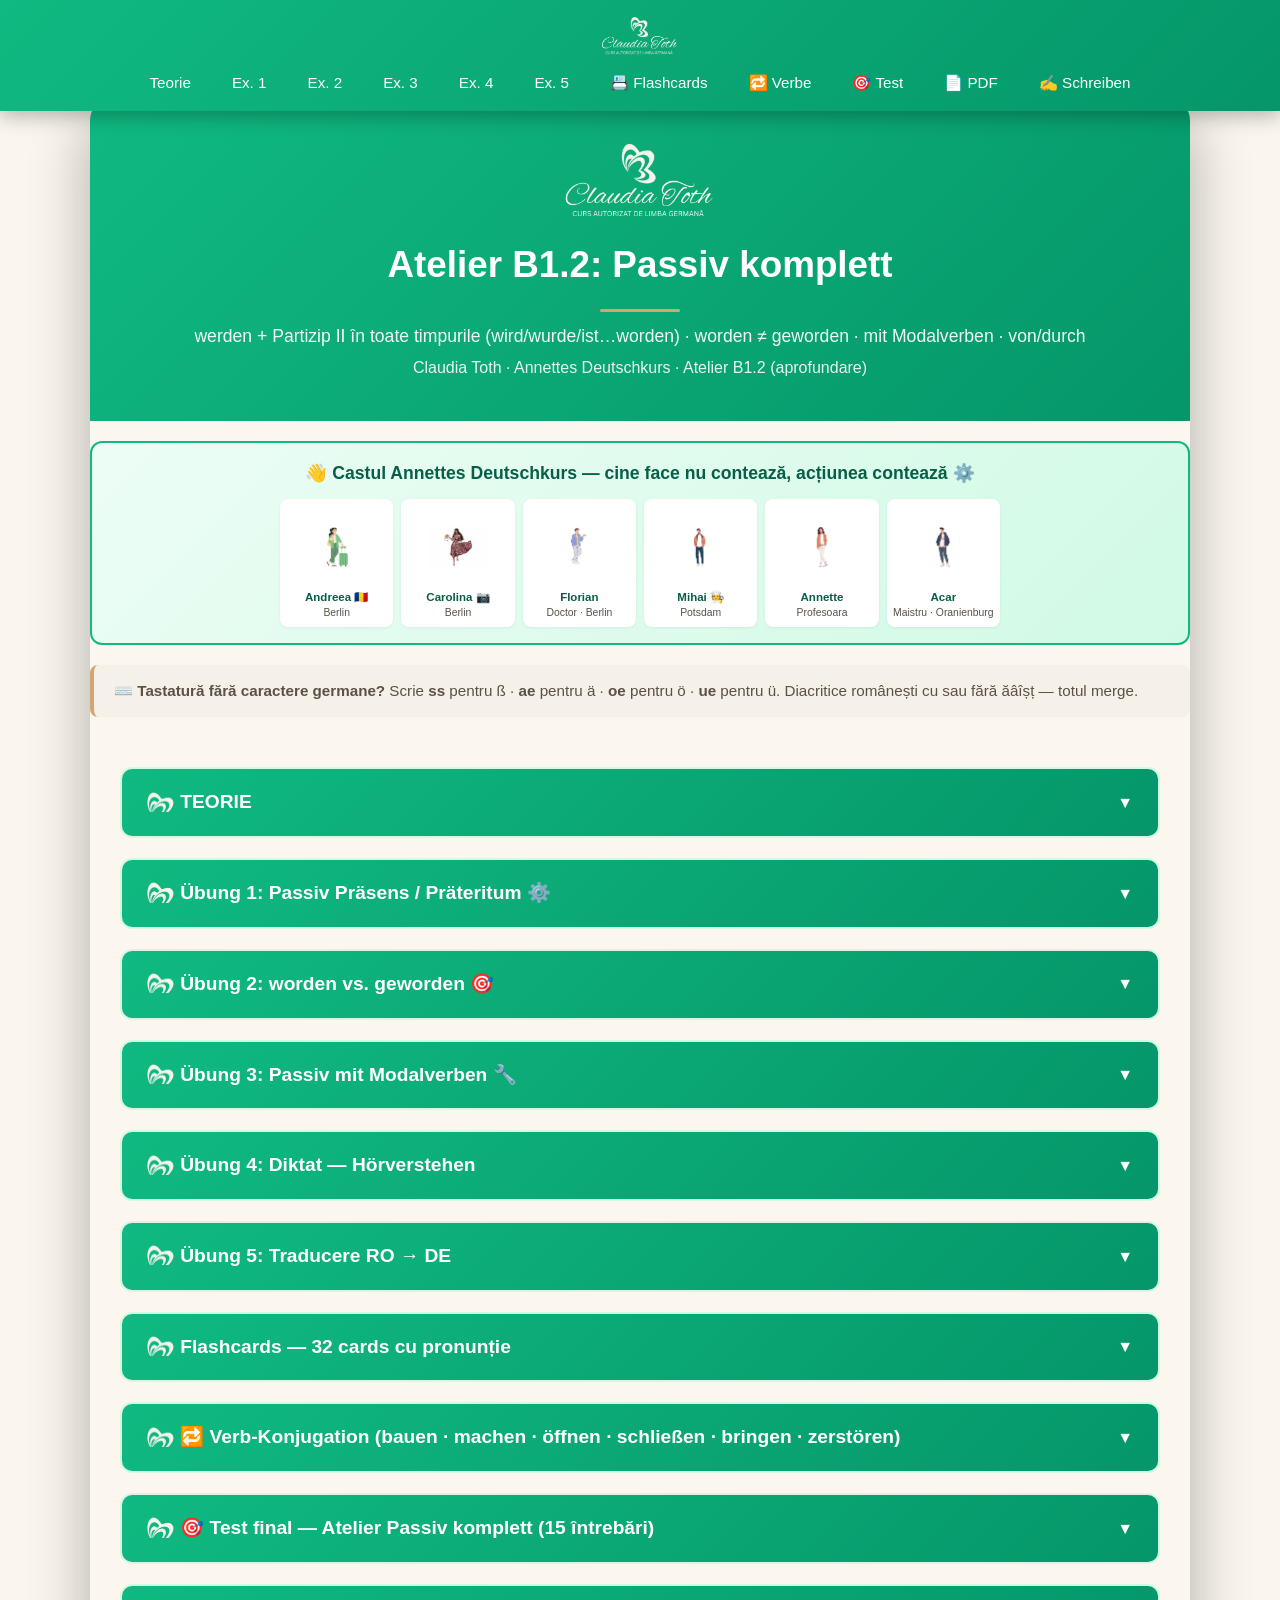
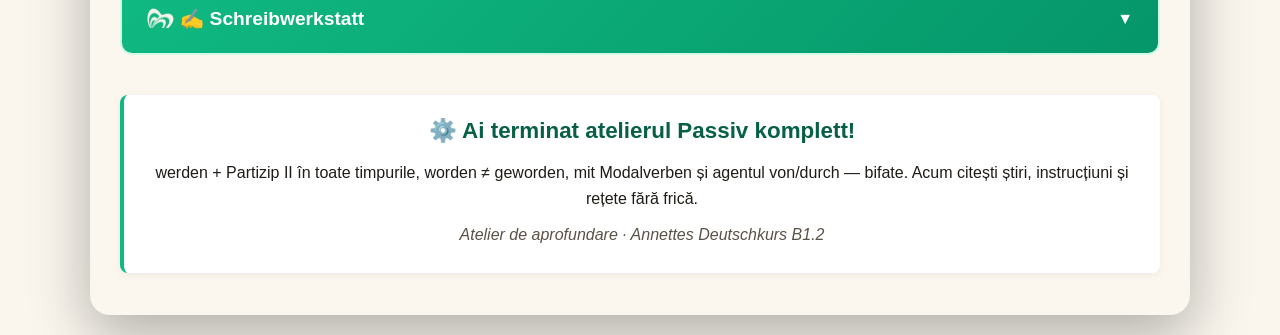
<file: index.html>
<!DOCTYPE html>
<html lang="ro">
<head>
    <meta charset="UTF-8">
    <meta name="robots" content="noindex, nofollow">
    <meta name="viewport" content="width=device-width, initial-scale=1.0">
    <title>Atelier B1.2: Passiv komplett — werden + Partizip II în toate timpurile, worden, Modalverben · Annettes Deutschkurs</title>
    <meta property="og:title" content="Atelier B1.2: Passiv komplett · Claudia Toth">
    <meta property="og:description" content="Atelier B1.2 — Passivul dus la capăt: werden + Partizip II în Präsens/Präteritum/Perfekt (ist…worden)/Futur + mit Modalverben (muss gemacht werden) + worden ≠ geworden + agent von/durch · Claudia Toth · Annettes Deutschkurs">
    <meta property="og:type" content="website">
    <meta property="og:locale" content="ro_RO">
    <meta name="description" content="Atelier B1.2 — Passiv komplett (toate timpurile, worden, Modalverben, von/durch) · Claudia Toth">
    <link rel="stylesheet" href="styles.css">
</head>
<body>
    <nav class="navbar">
        <a href="#top" class="navbar-logo"><img src="images/logo-cream.png" alt="Claudia Toth — Curs autorizat de limba germană" class="navbar-logo-img"></a>
        <ul class="navbar-menu">
            <li><a href="#teorie" onclick="openSection(0)">Teorie</a></li>
            <li><a href="#ex1" onclick="openSection(1)">Ex. 1</a></li>
            <li><a href="#ex2" onclick="openSection(2)">Ex. 2</a></li>
            <li><a href="#ex3" onclick="openSection(3)">Ex. 3</a></li>
            <li><a href="#ex4" onclick="openSection(4)">Ex. 4</a></li>
            <li><a href="#ex5" onclick="openSection(5)">Ex. 5</a></li>
            <li><a href="#flashcards" onclick="openSection(6)">📇 Flashcards</a></li>
            <li><a href="#verbe" onclick="openSection(7)">🔁 Verbe</a></li>
            <li><a href="#final-test" onclick="openSection(8)">🎯 Test</a></li>
            <li><a href="passiv.pdf" download>📄 PDF</a></li>
            <li><a href="#schreibwerkstatt" onclick="openSection(9)">✍️ Schreiben</a></li>
        </ul>
    </nav>

    <div class="container" id="top">
        <div class="header">
            <img src="images/logo-cream.png" alt="Claudia Toth — Curs autorizat de limba germană" class="header-logo">
            <h1>Atelier B1.2: Passiv komplett</h1>
            <p class="subtitle">werden + Partizip II în toate timpurile (wird/wurde/ist…worden) · worden ≠ geworden · mit Modalverben · von/durch</p>
            <p>Claudia Toth · Annettes Deutschkurs · Atelier B1.2 (aprofundare)</p>
        </div>

        <div class="cast-banner">
            <h4>👋 Castul Annettes Deutschkurs — cine face nu contează, acțiunea contează ⚙️</h4>
            <div class="cast-grid">
                <div class="cast-card"><img src="images/andreea.png" alt="Andreea"><div class="name">Andreea 🇷🇴</div><div class="detail">Berlin</div></div>
                <div class="cast-card"><img src="images/carolina.png" alt="Carolina"><div class="name">Carolina 📷</div><div class="detail">Berlin</div></div>
                <div class="cast-card"><img src="images/florian.png" alt="Florian"><div class="name">Florian</div><div class="detail">Doctor · Berlin</div></div>
                <div class="cast-card"><img src="images/mihai.png" alt="Mihai"><div class="name">Mihai 🧑‍🍳</div><div class="detail">Potsdam</div></div>
                <div class="cast-card"><img src="images/annette.png" alt="Annette"><div class="name">Annette</div><div class="detail">Profesoara</div></div>
                <div class="cast-card"><img src="images/acar.png" alt="Acar"><div class="name">Acar</div><div class="detail">Maistru · Oranienburg</div></div>
            </div>
        </div>

        <div style="background:#F5F0E8; border-left:4px solid #D4A574; padding:14px 20px; margin:20px 0; border-radius:8px;">
            <p style="margin:0; color:#5A5147; font-size:0.95rem;">⌨️ <strong>Tastatură fără caractere germane?</strong> Scrie <strong>ss</strong> pentru ß · <strong>ae</strong> pentru ä · <strong>oe</strong> pentru ö · <strong>ue</strong> pentru ü. Diacritice românești cu sau fără ăâîșț — totul merge.</p>
        </div>

        <div class="content">
            <div class="section" id="teorie">
                <div class="section-header" onclick="toggleMainSection(0)"><h3><img src="images/butterfly-crem.png" class="bf-bullet" alt="">TEORIE</h3><span class="arrow">▼</span></div>
                <div class="section-content" id="main-section-0"><div id="theory-container"></div></div>
            </div>

            <div class="section" id="ex1">
                <div class="section-header" onclick="toggleMainSection(1)"><h3><img src="images/butterfly-crem.png" class="bf-bullet" alt="">Übung 1: Passiv Präsens / Präteritum ⚙️</h3><span class="arrow">▼</span></div>
                <div class="section-content" id="main-section-1">
                    <div id="ex1-container"></div>
                    <div class="btn-container">
                        <button class="btn btn-check" onclick="checkExercise(1)">✓ Verifica</button>
                        <button class="btn btn-reset" onclick="resetExercise(1)">↻ Reseteaza</button>
                    </div>
                    <div class="score" id="score-1"></div>
                </div>
            </div>
            <div class="section" id="ex2">
                <div class="section-header" onclick="toggleMainSection(2)"><h3><img src="images/butterfly-crem.png" class="bf-bullet" alt="">Übung 2: worden vs. geworden 🎯</h3><span class="arrow">▼</span></div>
                <div class="section-content" id="main-section-2">
                    <div id="ex2-container"></div>
                    <div class="btn-container">
                        <button class="btn btn-check" onclick="checkExercise(2)">✓ Verifica</button>
                        <button class="btn btn-reset" onclick="resetExercise(2)">↻ Reseteaza</button>
                    </div>
                    <div class="score" id="score-2"></div>
                </div>
            </div>
            <div class="section" id="ex3">
                <div class="section-header" onclick="toggleMainSection(3)"><h3><img src="images/butterfly-crem.png" class="bf-bullet" alt="">Übung 3: Passiv mit Modalverben 🔧</h3><span class="arrow">▼</span></div>
                <div class="section-content" id="main-section-3">
                    <div id="ex3-container"></div>
                    <div class="btn-container">
                        <button class="btn btn-check" onclick="checkExercise(3)">✓ Verifica</button>
                        <button class="btn btn-reset" onclick="resetExercise(3)">↻ Reseteaza</button>
                    </div>
                    <div class="score" id="score-3"></div>
                </div>
            </div>
            <div class="section" id="ex4">
                <div class="section-header" onclick="toggleMainSection(4)"><h3><img src="images/butterfly-crem.png" class="bf-bullet" alt="">Übung 4: Diktat — Hörverstehen</h3><span class="arrow">▼</span></div>
                <div class="section-content" id="main-section-4">
                    <div id="ex4-container"></div>
                    <div class="btn-container">
                        <button class="btn btn-check" onclick="checkExercise(4)">✓ Verifica</button>
                        <button class="btn btn-reset" onclick="resetExercise(4)">↻ Reseteaza</button>
                    </div>
                    <div class="score" id="score-4"></div>
                </div>
            </div>
            <div class="section" id="ex5">
                <div class="section-header" onclick="toggleMainSection(5)"><h3><img src="images/butterfly-crem.png" class="bf-bullet" alt="">Übung 5: Traducere RO → DE</h3><span class="arrow">▼</span></div>
                <div class="section-content" id="main-section-5">
                    <div id="ex5-container"></div>
                    <div class="btn-container">
                        <button class="btn btn-check" onclick="checkExercise(5)">✓ Verifica</button>
                        <button class="btn btn-reset" onclick="resetExercise(5)">↻ Reseteaza</button>
                    </div>
                    <div class="score" id="score-5"></div>
                </div>
            </div>

            <div class="section" id="flashcards">
                <div class="section-header" onclick="toggleMainSection(6)"><h3><img src="images/butterfly-crem.png" class="bf-bullet" alt="">Flashcards — 32 cards cu pronunție</h3><span class="arrow">▼</span></div>
                <div class="section-content" id="main-section-6"><div id="flashcards-container"></div></div>
            </div>

            <div class="section" id="verbe">
                <div class="section-header" onclick="toggleMainSection(7)"><h3><img src="images/butterfly-crem.png" class="bf-bullet" alt="">🔁 Verb-Konjugation (bauen · machen · öffnen · schließen · bringen · zerstören)</h3><span class="arrow">▼</span></div>
                <div class="section-content" id="main-section-7"><div id="verbs-container"></div></div>
            </div>

            <div class="section" id="final-test">
                <div class="section-header" onclick="toggleMainSection(8)"><h3><img src="images/butterfly-crem.png" class="bf-bullet" alt="">🎯 Test final — Atelier Passiv komplett (15 întrebări)</h3><span class="arrow">▼</span></div>
                <div class="section-content" id="main-section-8"><div id="final-test-container"></div></div>
            </div>

            <div class="section" id="schreibwerkstatt">
                <div class="section-header" onclick="toggleMainSection(9)">
                    <h3><img src="images/butterfly-crem.png" class="bf-bullet" alt="">✍️ Schreibwerkstatt</h3>
                    <span class="arrow">▼</span>
                </div>
                <div class="section-content" id="main-section-9">
                    <div class="theory-box" style="background:linear-gradient(135deg,#ecfdf5 0%,#d1fae5 100%); border-left:4px solid #10B981;">
                        <h4 style="color:#065f46;">✍️ Tema ta de scriere — ce se construiește / se schimbă în orașul tău</h4>
                        <p>Scrie <strong>5–7 propoziții</strong> despre ce se face, se construiește sau se repară în orașul tău — folosind Passivul.</p>
                        <p style="margin-top:6px;">Folosește cel puțin <strong>un Präsens</strong> (wird…), <strong>un Präteritum</strong> (wurde…), <strong>un Perfekt</strong> (ist…worden) și <strong>un Passiv mit Modalverb</strong> (muss…werden).</p>
                    </div>
                    <div class="theory-box" style="background:#FBF7EF;">
                        <h4>💡 Întrebări care te ajută să începi</h4>
                        <ul style="margin:6px 0 0 18px; line-height:1.8;">
                            <li><strong>Was wird in deiner Stadt gebaut oder repariert?</strong> (wird…)</li>
                            <li><strong>Was wurde früher hier gemacht?</strong> (wurde…)</li>
                            <li><strong>Was ist schon gebaut / eröffnet worden?</strong> (ist…worden)</li>
                            <li><strong>Was muss noch getan werden?</strong> (muss…werden)</li>
                        </ul>
                    </div>
                    <div class="theory-box" style="background:#F5F0E8; border-left:4px solid #D4A574;">
                        <h4>📝 Un model, ca să-ți fie mai ușor</h4>
                        <p style="color:#065f46;"><em>In meiner Stadt wird viel gebaut. Letztes Jahr wurde ein neues Krankenhaus eröffnet, und bald wird eine Brücke gebaut werden. In der Fabrik werden jeden Tag hunderte Autos hergestellt. Das alte Kino ist leider abgerissen worden. Überall werden die Straßen repariert. Ich finde: In einer modernen Stadt muss viel getan werden!</em></p>
                        <p style="color:#5A5147; font-style:italic;">(În orașul meu se construiește mult. Anul trecut a fost deschis un spital nou, iar în curând va fi construit un pod. La fabrică se produc zilnic sute de mașini. Din păcate, vechiul cinema a fost demolat. Peste tot se repară străzile. Cred că: într-un oraș modern trebuie făcut mult!)</p>
                    </div>
                    <div style="text-align:center; margin-top:22px;">
                        <p style="color:#047857; margin-bottom:14px; font-size:1rem;">Când ești gata, trimite-mi textul tău. Îl citesc personal și îți răspund pe email cu corectările. <img src="images/butterfly-emerald.png" class="bf-inline" alt=""></p>
                        <a href="https://forms.gle/qqjppmsCjkN8WaSg6" target="_blank" rel="noopener noreferrer" style="display:inline-block; background:#10B981; color:white; padding:14px 32px; border-radius:10px; text-decoration:none; font-weight:bold; font-size:1.05rem; box-shadow:0 2px 6px rgba(16,185,129,0.3);">✍️ Trimite textul Claudiei →</a>
                        <p style="color:#5A5147; font-size:0.78rem; margin-top:12px; font-style:italic;"><img src="images/butterfly-emerald.png" class="bf-inline" alt=""> Nu uita să-ți treci adresa de email în formular</p>
                    </div>
                </div>
            </div>

            <div class="theory-box" style="text-align: center; margin-top: 40px;">
                <p style="font-size: 1.4rem; font-weight: bold; color: #065f46;">⚙️ Ai terminat atelierul Passiv komplett!</p>
                <p style="margin-top: 12px;">werden + Partizip II în toate timpurile, worden ≠ geworden, mit Modalverben și agentul von/durch — bifate. Acum citești știri, instrucțiuni și rețete fără frică.</p>
                <p style="margin-top: 10px; font-style: italic; color: #5A5147;">Atelier de aprofundare · Annettes Deutschkurs B1.2</p>
            </div>
        </div>
    </div>

    <script src="theory.js"></script>
    <script src="exercises.js"></script>
    <script src="flashcards.js"></script>
    <script src="verbs.js"></script>
    <script src="final-test.js"></script>
    <script src="main.js"></script>
</body>
</html>
</file>
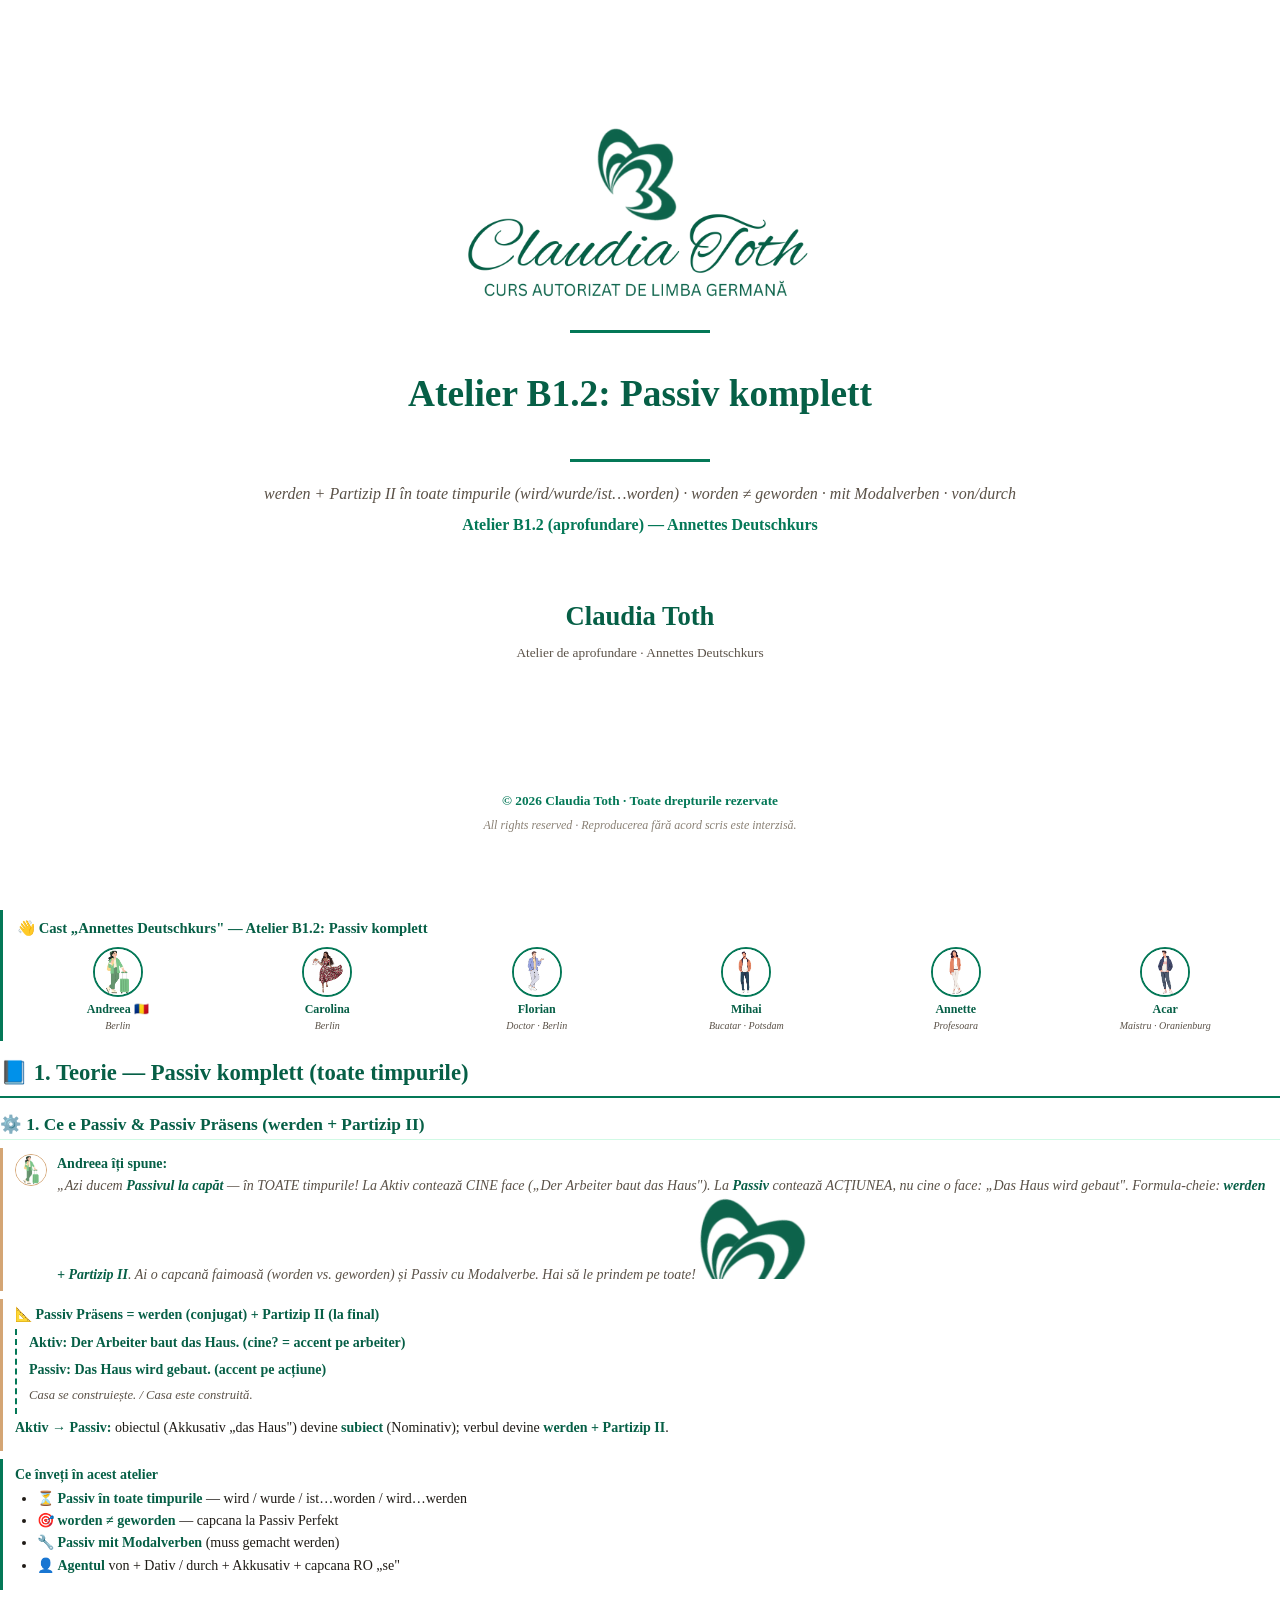
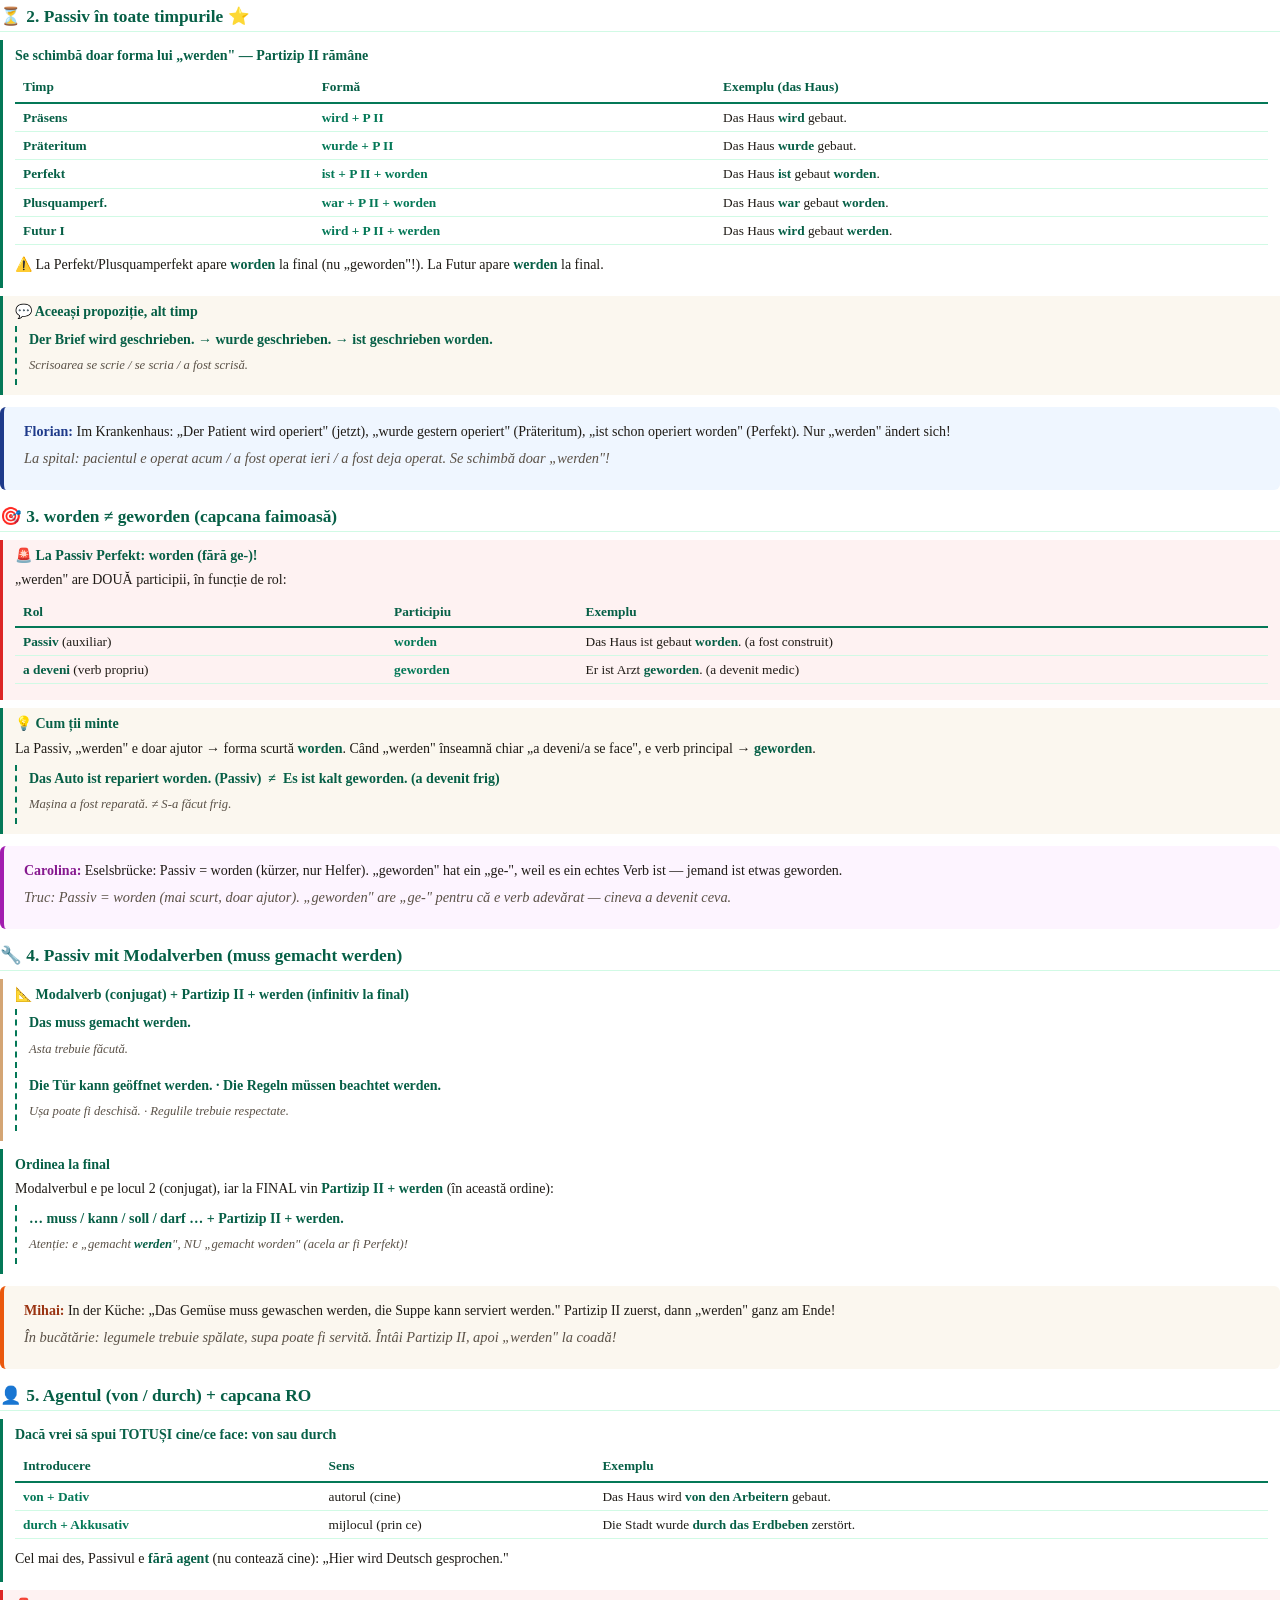
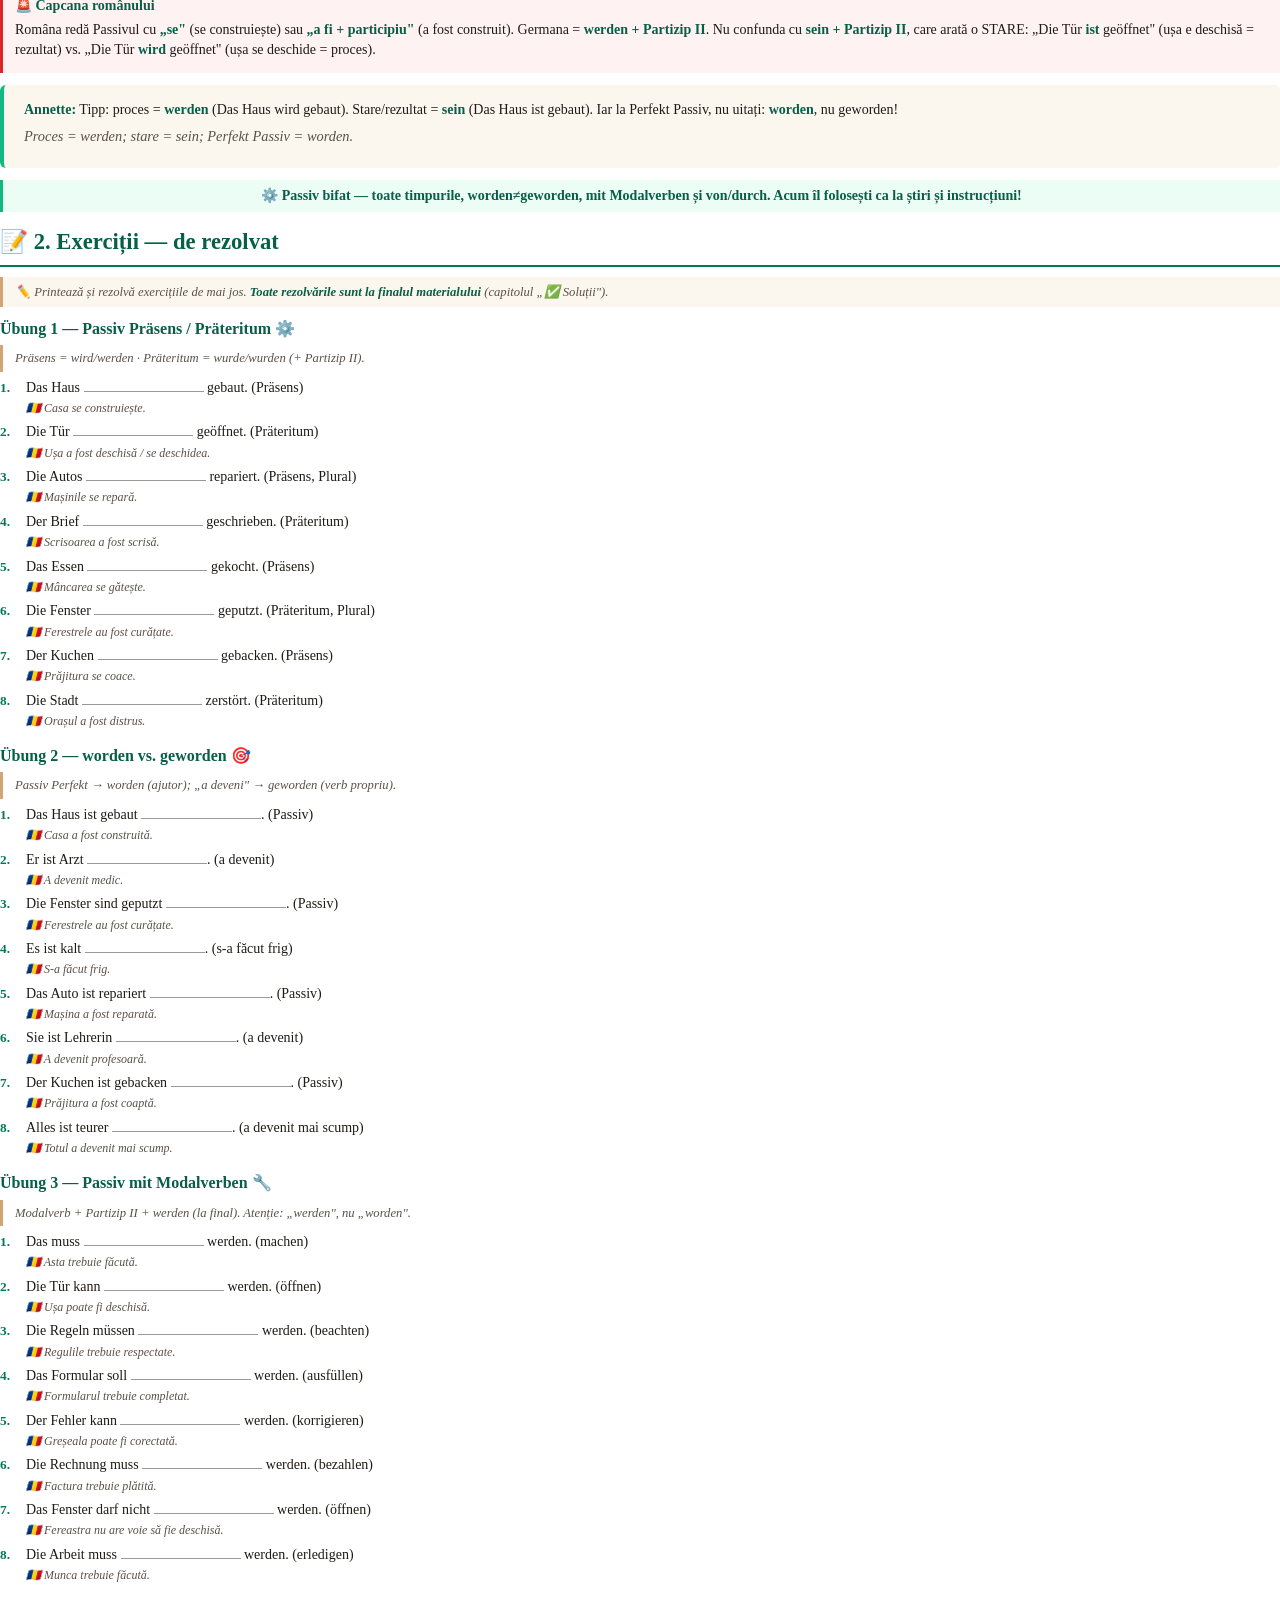
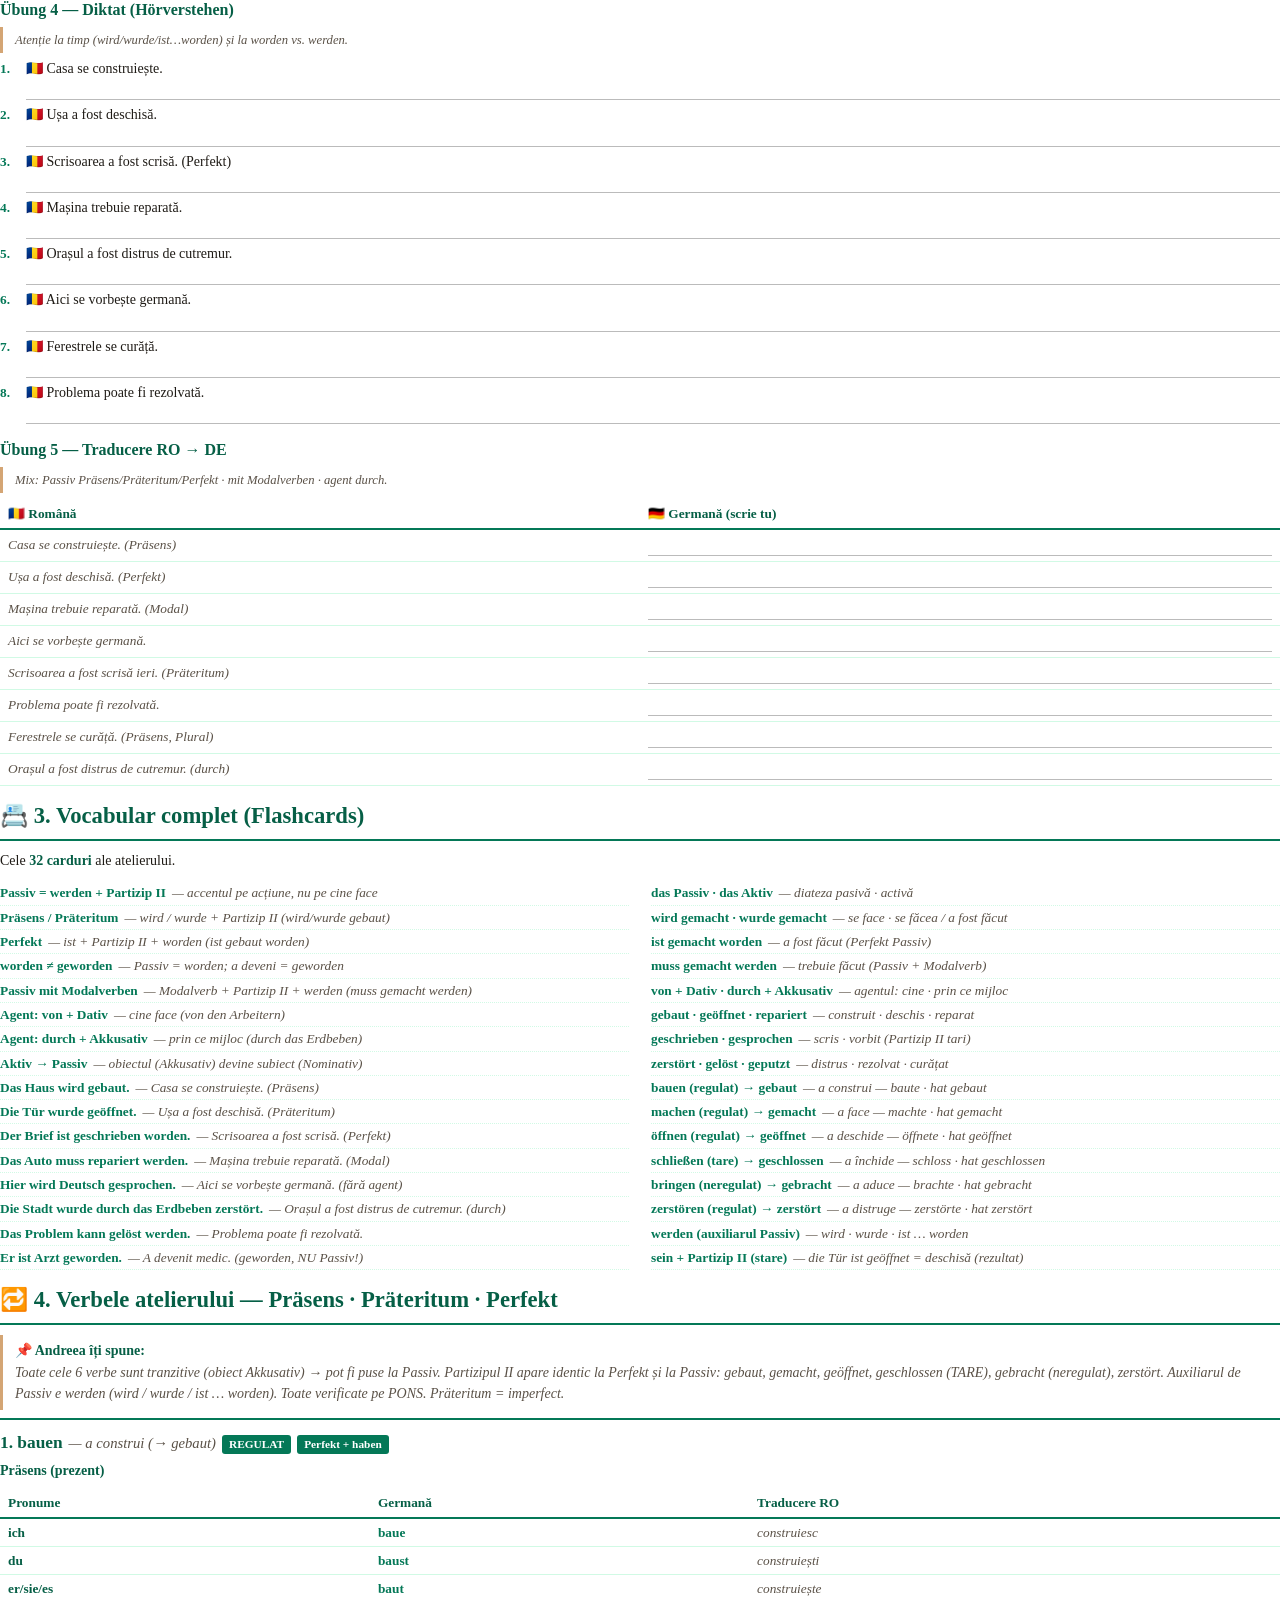
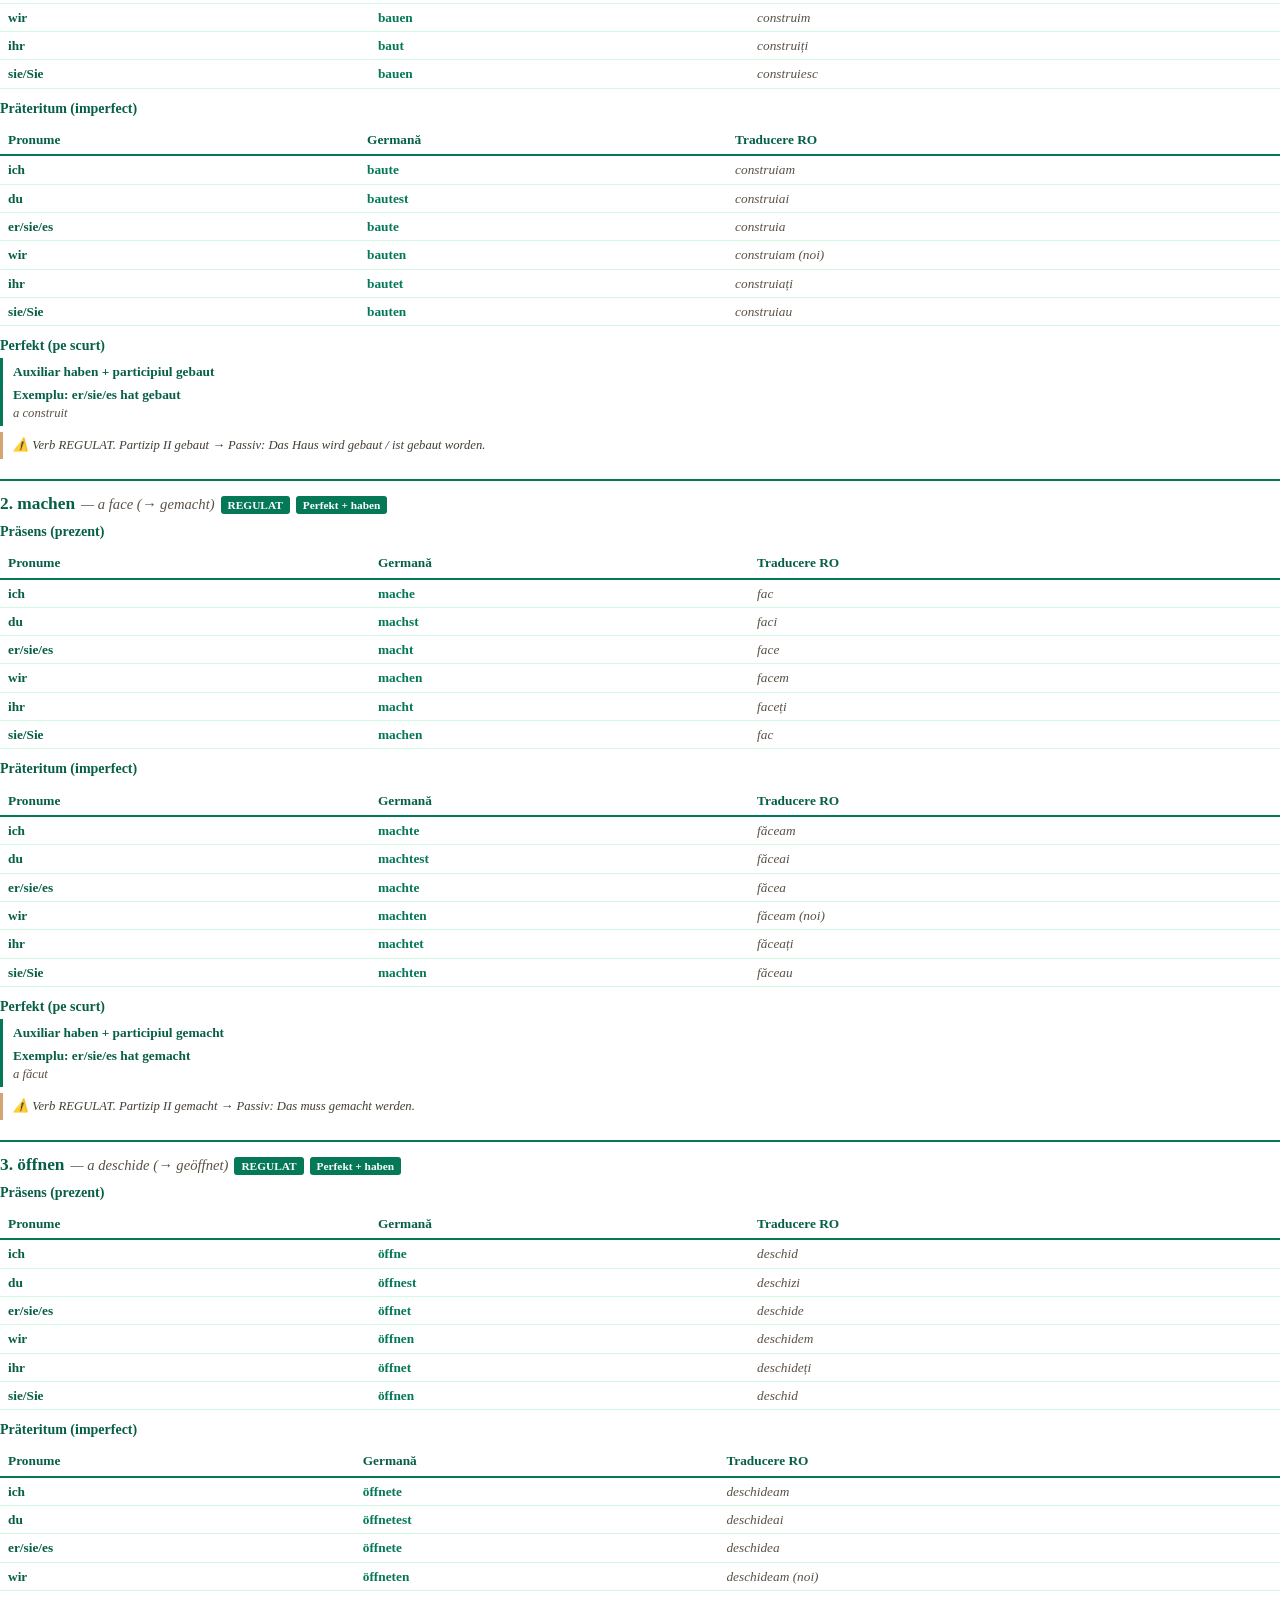
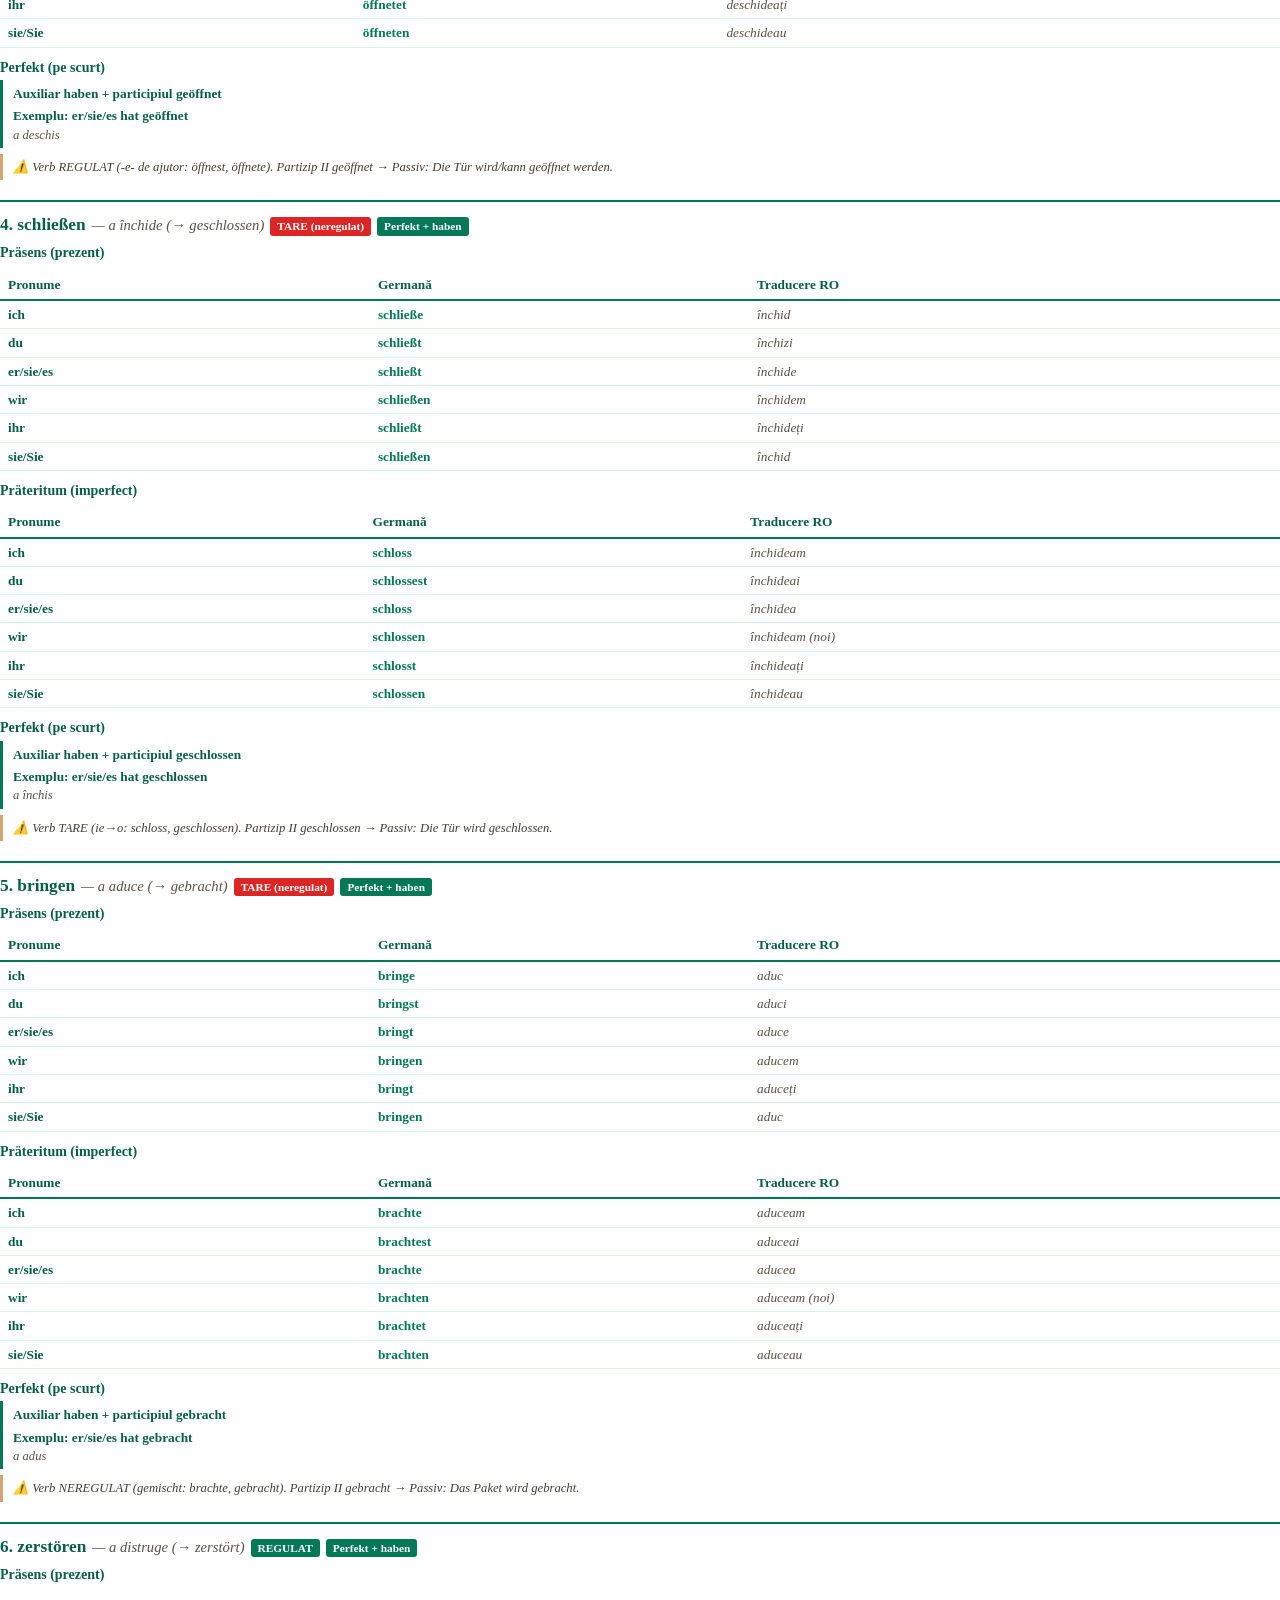
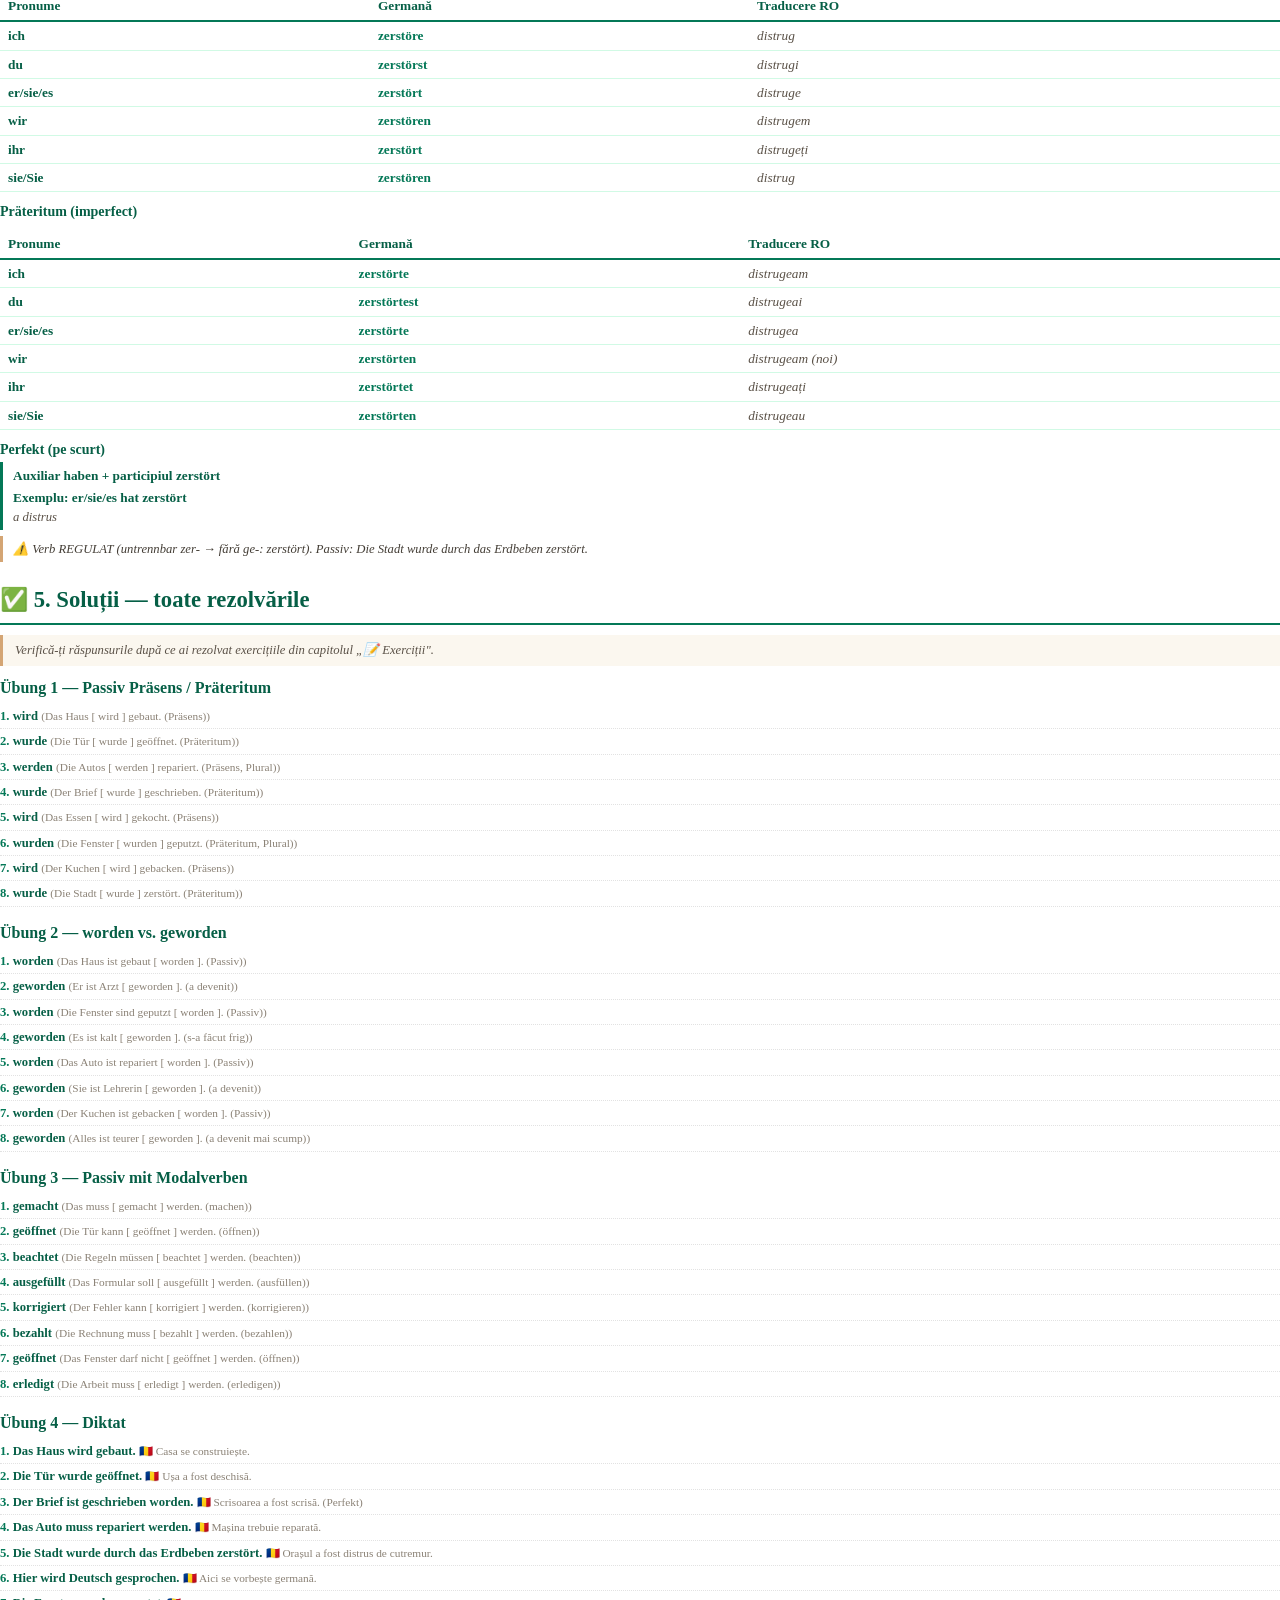
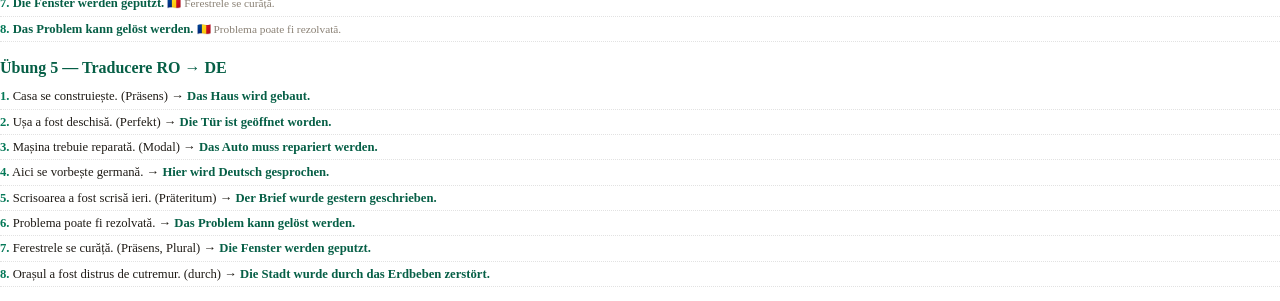
<file: pdf.html>
<!DOCTYPE html>
<html lang="ro">
<head>
    <meta charset="UTF-8">
    <meta name="robots" content="noindex, nofollow">
    <title>Atelier B1.2: Passiv komplett · Claudia Toth · Annettes Deutschkurs</title>
    <style>
        @page { size: A4; margin: 22mm 18mm 22mm 18mm;
            @bottom-center { content: "Claudia Toth · Atelier B1.2: Passiv komplett · Annettes Deutschkurs · © 2026 — Toate drepturile rezervate · pag. " counter(page) " / " counter(pages); font-size: 8.5pt; color: #047857; font-family: 'Georgia', 'Times New Roman', serif; }
        }
        @page :first { margin: 0; @bottom-center { content: ""; } }
        * { box-sizing: border-box; margin: 0; padding: 0; }
        body { font-family: 'Georgia', 'Times New Roman', serif; color: #1F1B16; line-height: 1.45; font-size: 10.5pt; -webkit-print-color-adjust: exact; print-color-adjust: exact; }
        .cover { width: 100%; min-height: 100vh; padding: 80px 60px 60px; text-align: center; display: flex; flex-direction: column; align-items: center; justify-content: flex-start; page-break-after: always; }
        .cover-logo { width: 360px; max-width: 78%; height: auto; margin: 40px 0 10px; }
        .cover-divider { width: 140px; height: 3px; background: #047857; margin: 20px 0; border: none; }
        .cover-title { font-size: 28pt; color: #065f46; font-weight: bold; margin: 14px 0 18px; font-family: 'Georgia', serif; }
        .cover-subtitle { font-size: 12pt; color: #5A5147; font-style: italic; margin-bottom: 8px; }
        .cover-level { font-size: 12pt; color: #047857; font-weight: bold; margin-bottom: 60px; }
        .cover-author { font-size: 20pt; color: #065f46; font-weight: bold; margin-bottom: 8px; }
        .cover-series { font-size: 10pt; color: #5A5147; margin-bottom: 80px; }
        .cover-copyright { margin-top: auto; font-size: 10pt; color: #047857; font-weight: 600; }
        .cover-notice { font-size: 9pt; color: #8a8175; font-style: italic; margin-top: 6px; }
        .content { padding: 0; }
        h1.chapter { color: #065f46; padding: 0 0 6px 0; font-size: 17pt; margin: 14px 0 10px; border-bottom: 2px solid #047857; font-family: 'Georgia', serif; page-break-after: avoid; }
        h2.sub-chapter { color: #065f46; font-size: 13pt; margin: 14px 0 6px; padding-bottom: 2px; border-bottom: 1px solid #d1fae5; font-family: 'Georgia', serif; page-break-after: avoid; }
        p { margin-bottom: 6px; }
        strong { color: #065f46; }
        em { color: #433d35; font-style: italic; }
        ul, ol { margin: 4px 0 8px 22px; }
        li { margin-bottom: 2px; }
        .theory-box { background: transparent; border-left: 3px solid #047857; padding: 6px 12px; margin: 8px 0; page-break-inside: avoid; }
        .theory-box h4 { color: #065f46; font-size: 10.5pt; margin-bottom: 4px; }
        .info-box { border-left-color: #D4A574; }
        .warn-box { border-left-color: #D4A574; }
        .example-box { border-left: 2px dashed #047857; padding: 4px 12px; margin: 4px 0; page-break-inside: avoid; }
        .example-box .de { color: #065f46; font-weight: 600; }
        .example-box .ro { color: #5A5147; font-style: italic; font-size: 9.5pt; margin-top: 1px; }
        table { width: 100%; border-collapse: collapse; margin: 6px 0 10px; font-size: 10pt; page-break-inside: avoid; }
        table thead { background: transparent; }
        table th { padding: 5px 8px; text-align: left; font-weight: bold; color: #065f46; border-bottom: 2px solid #047857; }
        table td { padding: 4px 8px; border-bottom: 1px solid #d1fae5; vertical-align: top; }
        td.verb { color: #047857; font-weight: bold; }
        td.ro-text { color: #5A5147; font-style: italic; }
        .ro-translation { display: block; color: #5A5147; font-style: italic; font-size: 9pt; margin-top: 1px; }
        .andreea-note { border-left: 3px solid #D4A574; padding: 6px 12px; margin: 8px 0; page-break-inside: avoid; font-style: italic; color: #5A5147; display: flex; gap: 10px; align-items: flex-start; }
        .andreea-note .speaker { font-weight: bold; font-style: normal; color: #065f46; margin-bottom: 2px; }
        .andreea-note-avatar { width: 32px; height: 32px; border-radius: 50%; object-fit: cover; flex-shrink: 0; border: 1.5px solid #D4A574; }
        .andreea-note-content { display: block; flex: 1; }
        .cast-banner { border-left: 3px solid #047857; padding: 8px 14px; margin: 10px 0 16px; page-break-inside: avoid; }
        .cast-banner h4 { color: #065f46; font-size: 11pt; margin-bottom: 8px; }
        .cast-grid { display: grid; grid-template-columns: repeat(6, 1fr); gap: 8px; }
        .cast-card { text-align: center; font-size: 8.5pt; page-break-inside: avoid; }
        .cast-card img { width: 50px; height: 50px; border-radius: 50%; object-fit: cover; display: block; margin: 0 auto 4px; border: 2px solid #047857; }
        .cast-card .name { color: #065f46; font-weight: bold; font-size: 9pt; display: block; }
        .cast-card .detail { color: #5A5147; font-style: italic; font-size: 7.5pt; display: block; }
        .ex-block { margin-bottom: 14px; page-break-inside: avoid; }
        .ex-block h3 { color: #065f46; font-size: 12pt; margin-bottom: 5px; }
        .ex-block .instruction { border-left: 3px solid #D4A574; padding: 4px 12px; margin-bottom: 6px; font-size: 9.5pt; color: #5A5147; font-style: italic; }
        .rezolvare-banner { display: inline-block; background: #047857; color: white; padding: 2px 10px; border-radius: 3px; font-size: 9pt; font-weight: bold; margin: 4px 0; -webkit-print-color-adjust: exact; print-color-adjust: exact; }
        .ex-item { display: flex; gap: 8px; margin-bottom: 5px; align-items: flex-start; }
        .ex-num { color: #047857; font-weight: bold; font-size: 10pt; flex-shrink: 0; min-width: 18px; }
        .ex-num::after { content: "."; }
        .ex-body { flex: 1; }
        .ex-q { margin-bottom: 2px; }
        .ex-explanation { color: #5A5147; font-size: 9pt; font-style: italic; margin-top: 1px; }
        /* ===== TV1 — exerciții goale + soluții la final ===== */
        .ex-intro { font-style: italic; color: #5A5147; font-size: 9.5pt; margin-bottom: 10px; padding: 6px 12px; border-left: 3px solid #D4A574; background: #FBF7EF; }
        .fill-blank { display: inline-block; min-width: 120px; border-bottom: 1.2px solid #999; }
        .fill-blank.fill-sm { min-width: 44px; }
        .ex-opts { margin-top: 3px; }
        .opt-line { font-size: 9.5pt; margin: 1px 0 1px 6px; color: #433d35; }
        .write-line { border-bottom: 1.2px solid #bbb; height: 16px; margin-top: 5px; }
        .match-table td { padding: 5px 8px; }
        .sol-item { font-size: 9.5pt; padding: 3px 0; border-bottom: 1px dotted #e2e2e2; }
        .sol-num { color: #047857; font-weight: bold; }
        .sol-item strong { color: #065f46; }
        .sol-expl { color: #5A5147; font-style: italic; font-size: 9pt; }
        .sol-ctx { color: #8a8175; font-size: 8.5pt; }
        .flashcards-grid { columns: 2; column-gap: 22px; margin-top: 8px; }
        .fc-row { break-inside: avoid; padding: 2px 0; border-bottom: 1px dotted #d1fae5; font-size: 10pt; }
        .fc-row .de { color: #047857; font-weight: bold; }
        .fc-row .ro { color: #5A5147; font-style: italic; margin-left: 6px; }
        .verb-card { border-top: 2px solid #047857; padding: 10px 0 8px 0; margin-bottom: 12px; page-break-inside: avoid; }
        .verb-card .vh { display: flex; align-items: baseline; flex-wrap: wrap; gap: 6px; margin-bottom: 6px; }
        .verb-card .vh .name { font-size: 13pt; color: #065f46; font-weight: bold; }
        .verb-card .vh .ro { color: #5A5147; font-style: italic; font-size: 11pt; }
        .verb-card .vh .badge { display: inline-block; padding: 1px 7px; border-radius: 3px; font-size: 8.5pt; color: white; font-weight: bold; -webkit-print-color-adjust: exact; print-color-adjust: exact; }
        .verb-card .vh .badge.strong { background: #dc2626; }
        .verb-card .vh .badge.weak { background: #047857; }
        .verb-card .vh .badge.aux { background: #7c3aed; }
        .verb-card .vh .badge.sein { background: #2563eb; }
        .verb-card .vh .badge.haben { background: #047857; }
        .verb-card h5 { color: #065f46; margin: 6px 0 2px; font-size: 10.5pt; }
        .verb-card .perfekt-box { border-left: 3px solid #047857; padding: 4px 10px; margin-top: 2px; font-size: 10pt; }
        .verb-card .perfekt-box .de { color: #065f46; font-weight: 600; }
        .verb-card .perfekt-box .ro { color: #5A5147; font-style: italic; font-size: 9.5pt; }
        .verb-card .note { font-size: 9.5pt; color: #433d35; padding: 4px 10px; border-left: 3px solid #D4A574; margin-top: 6px; font-style: italic; }
        .new-section { page-break-before: always; }
    </style>
</head>
<body>

<div class="cover">
    <img src="images/logo-emerald.png" alt="Claudia Toth — Curs autorizat de limba germană" class="cover-logo">
    <hr class="cover-divider">
    <h1 class="cover-title">Atelier B1.2: Passiv komplett</h1>
    <hr class="cover-divider">
    <p class="cover-subtitle">werden + Partizip II în toate timpurile (wird/wurde/ist…worden) · worden ≠ geworden · mit Modalverben · von/durch</p>
    <p class="cover-level">Atelier B1.2 (aprofundare) — Annettes Deutschkurs</p>
    <p class="cover-author">Claudia Toth</p>
    <p class="cover-series">Atelier de aprofundare · Annettes Deutschkurs</p>
    <div class="cover-copyright">© 2026 Claudia Toth · Toate drepturile rezervate</div>
    <p class="cover-notice">All rights reserved · Reproducerea fără acord scris este interzisă.</p>
</div>

<div id="pdf-content"></div>

<script src="theory.js"></script>
<script src="exercises.js"></script>
<script src="flashcards.js"></script>
<script src="verbs.js"></script>
<script src="pdf-builder.js"></script>

</body>
</html>
</file>
<file: styles.css>
/* ============================================
   CLAUDIA TOTH - NOMEN-VERB-VERBINDUNGEN
   Design verde profesional · Mobile responsive
   ============================================ */

* {
    margin: 0;
    padding: 0;
    box-sizing: border-box;
}

body {
    font-family: 'Segoe UI', Tahoma, Geneva, Verdana, sans-serif;
    background: #FAF6EE;
    line-height: 1.6;
    padding: 0;
    padding-top: 80px;
    min-height: 100vh;
    color: #1F1B16;
}

/* ============================================
   NAVIGATION BAR
   ============================================ */
.navbar {
    position: fixed;
    top: 0;
    left: 0;
    right: 0;
    background: linear-gradient(135deg, #10b981 0%, #059669 100%);
    padding: 15px 30px;
    box-shadow: 0 4px 20px rgba(0,0,0,0.3);
    z-index: 1000;
    display: flex;
    flex-direction: column;
    gap: 15px;
    align-items: center;
    justify-content: center;
}

.navbar-logo {
    color: white;
    font-size: 1.3rem;
    font-weight: bold;
    text-decoration: none;
    display: flex;
    align-items: center;
}

.navbar-logo-img {
    height: 40px;
    width: auto;
    display: block;
}

.navbar-menu {
    display: flex;
    gap: 5px;
    list-style: none;
    align-items: center;
    flex-wrap: wrap;
    justify-content: center;
}

.navbar-menu a {
    color: white;
    text-decoration: none;
    padding: 10px 18px;
    border-radius: 8px;
    transition: all 0.3s;
    font-size: 0.95rem;
    font-weight: 500;
}

.navbar-menu a:hover {
    background: rgba(255,255,255,0.2);
    transform: translateY(-2px);
}

/* ============================================
   CONTAINER PRINCIPAL
   ============================================ */
.container {
    max-width: 1100px;
    margin: 20px auto;
    background: #FBF7EF;
    border-radius: 20px;
    box-shadow: 0 20px 60px rgba(0,0,0,0.3);
    overflow: hidden;
}

.header {
    background: linear-gradient(135deg, #10b981 0%, #059669 100%);
    color: white;
    padding: 40px 30px;
    text-align: center;
}

.header-logo {
    height: 78px;
    width: auto;
    display: block;
    margin: 0 auto 18px;
}

.header h1 {
    font-size: 2.3rem;
    margin-bottom: 10px;
}

.header .subtitle {
    font-size: 1.1rem;
    opacity: 0.95;
    margin-bottom: 5px;
}

.header p {
    font-size: 1rem;
    opacity: 0.9;
}

.content {
    padding: 30px;
}

/* ============================================
   SECȚIUNI (Teorie + Exerciții)
   ============================================ */
.section {
    margin-bottom: 20px;
    scroll-margin-top: 100px;
    border-radius: 12px;
    overflow: hidden;
    border: 2px solid #d1fae5;
}

.section-header {
    background: linear-gradient(135deg, #10b981 0%, #059669 100%);
    color: white;
    padding: 18px 25px;
    cursor: pointer;
    display: flex;
    justify-content: space-between;
    align-items: center;
    transition: all 0.3s;
}

.section-header:hover {
    background: linear-gradient(135deg, #059669 0%, #047857 100%);
}

.section-header h3 {
    font-size: 1.2rem;
}

.arrow {
    transition: transform 0.3s;
    font-size: 1rem;
}

.arrow.rotated {
    transform: rotate(180deg);
}

.section-content {
    display: none;
    padding: 25px;
    background: #FBF7EF;
}

.section-content.active {
    display: block;
    animation: fadeIn 0.4s ease-in-out;
}

@keyframes fadeIn {
    from { opacity: 0; transform: translateY(-5px); }
    to { opacity: 1; transform: translateY(0); }
}

/* ============================================
   SUB-SECȚIUNI (în Teorie)
   ============================================ */
.sub-section {
    margin-bottom: 12px;
    border-radius: 10px;
    overflow: hidden;
    border: 1px solid #a7f3d0;
    background: white;
}

.sub-section-header {
    background: #d1fae5;
    color: #065f46;
    padding: 12px 18px;
    cursor: pointer;
    display: flex;
    justify-content: space-between;
    align-items: center;
    font-weight: 600;
    transition: background 0.3s;
    gap: 10px;
}

.sub-section-header > span:first-child {
    flex: 1;
}

.sub-section-header:hover {
    background: #a7f3d0;
}

/* ============================================
   AUDIO PLAYER (Play / Stop la fiecare subtitlu)
   ============================================ */
.audio-player {
    display: flex;
    align-items: center;
}

.audio-btn {
    background: #10b981;
    color: white;
    border: none;
    width: 36px;
    height: 36px;
    border-radius: 50%;
    cursor: pointer;
    font-size: 0.9rem;
    transition: all 0.3s;
    display: flex;
    align-items: center;
    justify-content: center;
    padding: 0;
    box-shadow: 0 2px 6px rgba(16, 185, 129, 0.3);
}

.audio-btn:hover {
    background: #059669;
    transform: scale(1.1);
    box-shadow: 0 4px 10px rgba(16, 185, 129, 0.5);
}

.audio-btn:active {
    transform: scale(0.95);
}

.lesson-audio {
    display: flex;
    align-items: center;
    gap: 12px;
    margin-bottom: 18px;
    padding: 10px 14px;
    background: #FBF7EF;
    border-left: 4px solid #10b981;
    border-radius: 6px;
}

.lesson-audio-label {
    color: #065f46;
    font-weight: 600;
    font-size: 0.95rem;
}

.sub-arrow {
    transition: transform 0.3s;
}

.sub-arrow.rotated {
    transform: rotate(180deg);
}

.sub-section-content {
    display: none;
    padding: 18px;
    background: white;
}

.sub-section-content.active {
    display: block;
}

/* ============================================
   THEORY BOX
   ============================================ */
.theory-box {
    background: white;
    border-left: 4px solid #10b981;
    padding: 18px 22px;
    margin: 12px 0;
    border-radius: 8px;
    box-shadow: 0 2px 8px rgba(0,0,0,0.05);
}

.theory-box h4 {
    color: #065f46;
    margin-bottom: 10px;
    font-size: 1.1rem;
}

.theory-box p {
    margin-bottom: 8px;
}

.theory-box ul {
    margin-left: 20px;
    margin-top: 8px;
}

.theory-box li {
    margin-bottom: 6px;
}

/* Exemple în context */
.example-box {
    background: #ecfdf5;
    border: 1px dashed #10b981;
    padding: 12px 16px;
    border-radius: 8px;
    margin: 10px 0;
    font-style: italic;
}

.example-box .de {
    color: #065f46;
    font-weight: 600;
    font-style: normal;
}

.example-box .ro {
    color: #5A5147;
    font-size: 0.95rem;
    margin-top: 4px;
}

/* Tabele teorie */
.theory-table {
    width: 100%;
    border-collapse: collapse;
    margin: 12px 0;
    background: white;
    border-radius: 8px;
    overflow: hidden;
    box-shadow: 0 2px 6px rgba(0,0,0,0.05);
}

.theory-table th {
    background: #10b981;
    color: white;
    padding: 12px;
    text-align: left;
    font-weight: 600;
}

.theory-table td {
    padding: 10px 12px;
    border-bottom: 1px solid #d1fae5;
}

.theory-table tr:last-child td {
    border-bottom: none;
}

.theory-table tr:nth-child(even) {
    background: #FBF7EF;
}

.theory-table .verb {
    color: #059669;
    font-weight: bold;
}

.theory-table .nomen {
    color: #065f46;
    font-weight: 600;
}

.theory-table .ro-text {
    color: #5A5147;
    font-style: italic;
    font-size: 0.95rem;
}

/* ============================================
   EXERCIȚII
   ============================================ */
.exercise-instruction {
    background: #F5F0E8;
    border-left: 4px solid #D4A574;
    padding: 12px 18px;
    margin-bottom: 18px;
    border-radius: 8px;
    color: #5A5147;
}

.exercise-item {
    background: white;
    padding: 15px 18px;
    margin-bottom: 12px;
    border-radius: 10px;
    display: flex;
    align-items: flex-start;
    gap: 12px;
    flex-wrap: wrap;
    box-shadow: 0 2px 6px rgba(0,0,0,0.05);
}

.exercise-number {
    background: #10b981;
    color: white;
    width: 30px;
    height: 30px;
    border-radius: 50%;
    display: flex;
    align-items: center;
    justify-content: center;
    font-weight: bold;
    flex-shrink: 0;
    font-size: 0.9rem;
}

.input-group {
    flex: 1;
    min-width: 200px;
    display: flex;
    flex-direction: column;
    gap: 6px;
}

.input-group label {
    color: #1F1B16;
    font-size: 1rem;
    line-height: 1.5;
}

.input-group .nomen-highlight {
    color: #065f46;
    font-weight: bold;
    background: #d1fae5;
    padding: 2px 8px;
    border-radius: 5px;
}

.input-group input[type="text"],
.input-group select {
    padding: 10px 14px;
    border: 2px solid #d1fae5;
    border-radius: 8px;
    font-size: 1rem;
    font-family: inherit;
    transition: all 0.3s;
    background: white;
}

.input-group input[type="text"]:focus,
.input-group select:focus {
    outline: none;
    border-color: #10b981;
    box-shadow: 0 0 0 3px rgba(16, 185, 129, 0.15);
}

/* Multiple choice */
.mc-options {
    display: flex;
    flex-direction: column;
    gap: 8px;
    margin-top: 8px;
}

.mc-option {
    display: flex;
    align-items: center;
    gap: 10px;
    padding: 8px 12px;
    border-radius: 8px;
    transition: background 0.2s;
    cursor: pointer;
}

.mc-option:hover {
    background: #FBF7EF;
}

.mc-option input[type="radio"] {
    cursor: pointer;
    width: 18px;
    height: 18px;
    accent-color: #10b981;
}

.mc-option label {
    cursor: pointer;
    flex: 1;
}

/* Feedback */
.feedback {
    width: 100%;
    margin-top: 8px;
    padding: 0;
    font-size: 0.95rem;
    border-radius: 6px;
    transition: all 0.3s;
}

.feedback.correct {
    background: #d1fae5;
    color: #065f46;
    padding: 10px 14px;
    border-left: 3px solid #10b981;
}

.feedback.incorrect {
    background: #fee2e2;
    color: #991b1b;
    padding: 10px 14px;
    border-left: 3px solid #ef4444;
}

.feedback.correct::before {
    content: "✓ Richtig! ";
    font-weight: bold;
}

.feedback.incorrect::before {
    content: "✗ Falsch. ";
    font-weight: bold;
}

/* ============================================
   BUTOANE
   ============================================ */
.btn-container {
    display: flex;
    gap: 15px;
    justify-content: center;
    margin: 30px 0;
    flex-wrap: wrap;
}

.btn {
    padding: 14px 32px;
    border: none;
    border-radius: 10px;
    font-size: 1rem;
    font-weight: 600;
    cursor: pointer;
    transition: all 0.3s;
    font-family: inherit;
}

.btn-check {
    background: linear-gradient(135deg, #10b981 0%, #059669 100%);
    color: white;
}

.btn-check:hover {
    transform: translateY(-2px);
    box-shadow: 0 8px 20px rgba(16, 185, 129, 0.4);
}

.btn-reset {
    background: #5A5147;
    color: white;
}

.btn-reset:hover {
    background: #433d35;
    transform: translateY(-2px);
    box-shadow: 0 8px 20px rgba(107, 114, 128, 0.4);
}

/* ============================================
   SCOR
   ============================================ */
.score {
    display: none;
    background: linear-gradient(135deg, #10b981 0%, #059669 100%);
    color: white;
    padding: 25px;
    border-radius: 12px;
    text-align: center;
    margin: 20px 0;
    scroll-margin-top: 100px;
}

.score.show {
    display: block;
    animation: fadeIn 0.5s;
}

.score-value {
    font-size: 2rem;
    font-weight: bold;
    margin-bottom: 10px;
}

.score-message {
    font-size: 1.1rem;
}

/* ============================================
   FLASHCARDS
   ============================================ */
.flashcard-counter {
    text-align: center;
    margin-bottom: 15px;
    color: #065f46;
    font-weight: 600;
}

.flashcard {
    background: white;
    border-radius: 16px;
    padding: 50px 30px;
    min-height: 220px;
    display: flex;
    align-items: center;
    justify-content: center;
    text-align: center;
    cursor: pointer;
    box-shadow: 0 4px 15px rgba(0,0,0,0.1);
    transition: transform 0.3s;
    position: relative;
    border: 3px solid #10b981;
}

.flashcard:hover {
    transform: scale(1.02);
}

.flashcard-content {
    width: 100%;
}

.flashcard .de {
    font-size: 1.8rem;
    color: #065f46;
    font-weight: bold;
    margin-bottom: 10px;
}

.flashcard .ro {
    font-size: 1.2rem;
    color: #5A5147;
    font-style: italic;
    display: none;
}

.flashcard.flipped .ro {
    display: block;
    animation: fadeIn 0.3s;
}

.flashcard-hint {
    position: absolute;
    bottom: 12px;
    left: 0;
    right: 0;
    color: #8a8175;
    font-size: 0.85rem;
}

.flashcard-audio-btn {
    position: absolute;
    top: 15px;
    right: 15px;
    background: #10b981;
    color: white;
    border: none;
    width: 40px;
    height: 40px;
    border-radius: 50%;
    font-size: 1.2rem;
    cursor: pointer;
    transition: all 0.3s;
    display: flex;
    align-items: center;
    justify-content: center;
}

.flashcard-audio-btn:hover {
    background: #059669;
    transform: scale(1.1);
}

.flashcard-controls {
    display: flex;
    justify-content: space-between;
    gap: 15px;
    margin-top: 20px;
}

.flashcard-btn {
    flex: 1;
    background: linear-gradient(135deg, #10b981 0%, #059669 100%);
    color: white;
    padding: 12px;
    border: none;
    border-radius: 8px;
    cursor: pointer;
    font-size: 1rem;
    font-weight: 600;
    transition: all 0.3s;
    font-family: inherit;
}

.flashcard-btn:hover {
    transform: translateY(-2px);
    box-shadow: 0 4px 12px rgba(16, 185, 129, 0.4);
}

.flashcard-btn:disabled {
    background: #d1d5db;
    cursor: not-allowed;
    transform: none;
    box-shadow: none;
}

/* ============================================
   MOBILE RESPONSIVE
   ============================================ */
@media (max-width: 768px) {
    body {
        padding: 0;
        padding-top: 140px;
    }

    .navbar {
        padding: 15px;
    }

    .navbar-menu a {
        padding: 8px 12px;
        font-size: 0.85rem;
    }

    .container {
        margin: 10px;
        border-radius: 12px;
    }

    .header h1 {
        font-size: 1.6rem;
    }

    .header .subtitle {
        font-size: 0.95rem;
    }

    .content {
        padding: 15px;
    }

    .section-header h3 {
        font-size: 1rem;
    }

    .exercise-item {
        padding: 12px;
    }

    .input-group {
        min-width: 100%;
    }

    .btn {
        padding: 12px 24px;
        font-size: 0.95rem;
    }

    .flashcard {
        padding: 35px 20px;
        min-height: 180px;
    }

    .flashcard .de {
        font-size: 1.4rem;
    }

    .flashcard .ro {
        font-size: 1rem;
    }

    .theory-table,
    .grammar-table {
        font-size: 0.9rem;
        display: block;
        overflow-x: auto;
        white-space: nowrap;
        -webkit-overflow-scrolling: touch;
        max-width: 100%;
        scrollbar-width: thin;
        scrollbar-color: #D4A574 #F5F0E8;
        background-image: linear-gradient(to right, transparent calc(100% - 32px), rgba(212, 165, 116, 0.28) 100%);
        background-attachment: local;
        background-repeat: no-repeat;
    }

    .theory-table::-webkit-scrollbar,
    .grammar-table::-webkit-scrollbar {
        height: 6px;
    }
    .theory-table::-webkit-scrollbar-track,
    .grammar-table::-webkit-scrollbar-track {
        background: #F5F0E8;
        border-radius: 3px;
    }
    .theory-table::-webkit-scrollbar-thumb,
    .grammar-table::-webkit-scrollbar-thumb {
        background: #D4A574;
        border-radius: 3px;
    }

    .theory-table::before,
    .grammar-table::before {
        content: '👈 Glisează lateral pentru toate coloanele 👉';
        display: block;
        background: #F5F0E8;
        color: #5A5147;
        padding: 6px 10px;
        font-size: 0.72rem;
        text-align: center;
        font-style: italic;
        border-radius: 6px 6px 0 0;
        white-space: nowrap;
        border-bottom: 1px solid #D4A574;
        position: sticky;
        left: 0;
    }

    .theory-table th,
    .theory-table td,
    .grammar-table th,
    .grammar-table td {
        padding: 8px;
    }
}

/* ============================================
   TRADUCERI ROMÂNĂ sub fiecare propoziție germană
   Permanent vizibile sub tabelele de teorie
   ============================================ */
.ro-translation {
    display: inline-block;
    color: #5A5147;
    font-style: italic;
    font-size: 0.88rem;
    font-weight: normal;
    line-height: 1.4;
    margin-top: 4px;
    padding-left: 8px;
    border-left: 2px solid #D4A574;
}

/* ============================================
   TEST FINAL - Wizard Style
   ============================================ */

/* Intro section */
.test-intro {
    background: white;
    padding: 30px;
    border-radius: 12px;
    text-align: center;
    box-shadow: 0 2px 8px rgba(0,0,0,0.05);
}

.test-intro h3 {
    color: #065f46;
    font-size: 1.5rem;
    margin-bottom: 15px;
}

.test-intro p {
    color: #1F1B16;
    margin-bottom: 15px;
}

.test-info-list {
    list-style: none;
    padding: 0;
    margin: 20px auto;
    max-width: 500px;
    text-align: left;
}

.test-info-list li {
    padding: 8px 0;
    color: #1F1B16;
}

.btn-large {
    padding: 16px 40px !important;
    font-size: 1.1rem !important;
    margin-top: 15px;
}

/* Wizard - container principal */
.test-wizard {
    background: white;
    padding: 30px;
    border-radius: 12px;
    box-shadow: 0 2px 8px rgba(0,0,0,0.05);
}

/* Progress bar */
.test-progress {
    margin-bottom: 25px;
}

.test-progress-info {
    display: flex;
    justify-content: space-between;
    margin-bottom: 10px;
    font-weight: 600;
    color: #065f46;
    flex-wrap: wrap;
    gap: 10px;
}

.test-progress-bar {
    height: 12px;
    background: #d1fae5;
    border-radius: 6px;
    overflow: hidden;
}

.test-progress-fill {
    height: 100%;
    background: linear-gradient(90deg, #10b981 0%, #059669 100%);
    transition: width 0.4s ease;
    border-radius: 6px;
    box-shadow: 0 0 8px rgba(16, 185, 129, 0.4);
}

/* Întrebarea curentă */
.test-question {
    background: #FBF7EF;
    padding: 25px;
    border-radius: 10px;
    margin-bottom: 20px;
    border: 2px solid #d1fae5;
}

.test-question-label {
    color: #065f46;
    font-weight: 600;
    font-size: 1.05rem;
    margin-bottom: 15px;
}

.test-question-content {
    font-size: 1.15rem;
    color: #1F1B16;
    line-height: 1.8;
    margin-bottom: 12px;
}

.test-blank {
    background: #F5F0E8;
    padding: 4px 16px;
    border-radius: 6px;
    border: 2px dashed #D4A574;
    color: #5A5147;
    font-weight: bold;
    margin-right: 8px;
}

.test-translation {
    display: block;
    color: #5A5147;
    font-style: italic;
    margin: 10px 0;
    font-size: 0.95rem;
}

.test-ro-text {
    background: #F5F0E8;
    padding: 15px;
    border-radius: 8px;
    border-left: 4px solid #D4A574;
    color: #5A5147;
    font-weight: 500;
}

.test-input {
    width: 100%;
    padding: 12px 16px;
    border: 2px solid #d1fae5;
    border-radius: 8px;
    font-size: 1.05rem;
    font-family: inherit;
    transition: all 0.3s;
    background: white;
    margin-top: 10px;
}

.test-input:focus {
    outline: none;
    border-color: #10b981;
    box-shadow: 0 0 0 3px rgba(16, 185, 129, 0.15);
}

.test-mc {
    margin-top: 15px;
}

.test-mc .mc-option {
    background: white;
    padding: 12px 16px;
    border-radius: 8px;
    margin-bottom: 8px;
    border: 2px solid #d1fae5;
    transition: all 0.2s;
}

.test-mc .mc-option:hover {
    border-color: #10b981;
    background: #FBF7EF;
}

/* Controale wizard */
.test-controls {
    display: flex;
    gap: 12px;
    justify-content: space-between;
    margin-top: 25px;
    flex-wrap: wrap;
}

.btn-secondary {
    background: #5A5147;
    color: white;
}

.btn-secondary:hover {
    background: #433d35;
    transform: translateY(-2px);
    box-shadow: 0 4px 12px rgba(107, 114, 128, 0.4);
}

.btn:disabled {
    opacity: 0.5;
    cursor: not-allowed;
    transform: none !important;
    box-shadow: none !important;
}

/* Buton ÎNAPOI LA TEORIE */
.btn-back {
    background: linear-gradient(135deg, #5A5147 0%, #433d35 100%);
    color: white;
}

.btn-back:hover {
    transform: translateY(-2px);
    box-shadow: 0 8px 20px rgba(90, 81, 71, 0.4);
}

.test-back-top {
    margin-bottom: 20px;
}

/* REZULTATE */
.test-results {
    background: white;
    padding: 30px;
    border-radius: 12px;
    box-shadow: 0 2px 8px rgba(0,0,0,0.05);
}

.test-result-card {
    text-align: center;
    padding: 30px;
    border-radius: 16px;
    margin-bottom: 25px;
}

.test-result-card.passed {
    background: linear-gradient(135deg, #10b981 0%, #059669 100%);
    color: white;
}

.test-result-card.failed {
    background: linear-gradient(135deg, #ef4444 0%, #dc2626 100%);
    color: white;
}

.test-result-emoji {
    font-size: 4rem;
    margin-bottom: 10px;
}

.test-result-badge {
    font-size: 1.3rem;
    font-weight: bold;
    letter-spacing: 2px;
    margin-bottom: 15px;
    opacity: 0.95;
}

.test-result-score {
    font-size: 3rem;
    font-weight: bold;
    margin-bottom: 5px;
}

.test-result-percentage {
    font-size: 2.5rem;
    font-weight: bold;
    margin-bottom: 20px;
    opacity: 0.9;
}

.test-result-message {
    font-size: 1rem;
    line-height: 1.6;
    max-width: 550px;
    margin: 0 auto;
    padding: 0 15px;
}

.pass-mark, .fail-mark {
    margin-top: 20px;
    padding: 12px;
    background: rgba(255,255,255,0.2);
    border-radius: 8px;
    font-weight: 600;
    font-size: 0.95rem;
}

/* Stats categorii */
.test-stats {
    background: #FBF7EF;
    padding: 20px;
    border-radius: 10px;
    margin-bottom: 20px;
    border-left: 4px solid #10b981;
}

.test-stats h4 {
    color: #065f46;
    margin-bottom: 12px;
}

.test-stats ul {
    list-style: none;
    padding: 0;
}

.test-stats li {
    padding: 8px 0;
    border-bottom: 1px solid #d1fae5;
    color: #1F1B16;
}

.test-stats li:last-child {
    border-bottom: none;
}

/* Greșeli */
.test-mistakes {
    background: #fef2f2;
    padding: 20px;
    border-radius: 10px;
    margin-bottom: 20px;
    border-left: 4px solid #ef4444;
}

.test-mistakes h4 {
    color: #991b1b;
    margin-bottom: 15px;
}

.mistake-item {
    background: white;
    padding: 12px 15px;
    border-radius: 8px;
    margin-bottom: 10px;
    line-height: 1.6;
}

/* Acțiuni finale */
.test-final-actions {
    display: flex;
    gap: 15px;
    justify-content: center;
    flex-wrap: wrap;
    margin-top: 25px;
}

/* Mobile responsive pentru test */
@media (max-width: 768px) {
    .test-intro,
    .test-wizard,
    .test-results {
        padding: 20px 15px;
    }
    
    .test-question {
        padding: 18px 15px;
    }
    
    .test-question-content {
        font-size: 1rem;
    }
    
    .test-result-emoji {
        font-size: 3rem;
    }
    
    .test-result-score {
        font-size: 2.2rem;
    }
    
    .test-result-percentage {
        font-size: 1.8rem;
    }
    
    .test-controls {
        flex-direction: column;
    }

    .test-controls .btn {
        width: 100%;
    }
}

/* ============================================
   EX1 - CLICK-MATCH (DE ↔ RO)
   ============================================ */
.dm-board {
    display: grid;
    grid-template-columns: 1fr 1fr;
    gap: 18px;
    margin: 15px 0;
}

.dm-col {
    background: white;
    padding: 14px;
    border-radius: 10px;
    box-shadow: 0 2px 6px rgba(0,0,0,0.05);
    display: flex;
    flex-direction: column;
    gap: 8px;
}

.dm-col-title {
    color: #065f46;
    font-weight: bold;
    margin-bottom: 6px;
    text-align: center;
    font-size: 1rem;
    padding-bottom: 8px;
    border-bottom: 2px solid #d1fae5;
}

.dm-tile {
    padding: 10px 14px;
    background: #FBF7EF;
    border: 2px solid #d1fae5;
    border-radius: 8px;
    cursor: pointer;
    transition: all 0.2s;
    font-weight: 500;
    color: #065f46;
    text-align: center;
}

.dm-tile:hover {
    background: #d1fae5;
    border-color: #10b981;
    transform: translateY(-1px);
}

.dm-tile.dm-selected {
    background: #F5F0E8;
    border-color: #D4A574;
    color: #5A5147;
}

.dm-tile.dm-correct {
    background: #d1fae5;
    border-color: #10b981;
    color: #065f46;
    cursor: default;
    opacity: 0.7;
}

.dm-tile.dm-wrong {
    background: #fee2e2;
    border-color: #ef4444;
    color: #991b1b;
    animation: shake 0.4s;
}

.dm-status {
    text-align: center;
    margin-top: 12px;
    padding: 10px;
    background: #F5F0E8;
    border-radius: 8px;
    color: #5A5147;
    font-weight: 600;
    border-left: 4px solid #D4A574;
}

@keyframes shake {
    0%, 100% { transform: translateX(0); }
    25% { transform: translateX(-5px); }
    75% { transform: translateX(5px); }
}

/* ============================================
   EX2 - SORT 5 COLOANE
   ============================================ */
.sort-pool {
    display: flex;
    flex-wrap: wrap;
    gap: 8px;
    padding: 14px;
    background: white;
    border: 2px dashed #10b981;
    border-radius: 10px;
    margin: 15px 0;
    min-height: 60px;
}

.sort-tile {
    padding: 8px 14px;
    background: #FBF7EF;
    border: 2px solid #d1fae5;
    border-radius: 8px;
    cursor: pointer;
    transition: all 0.2s;
    font-weight: 500;
    color: #065f46;
    user-select: none;
}

.sort-tile:hover {
    background: #d1fae5;
    border-color: #10b981;
}

.sort-tile.sort-selected {
    background: #F5F0E8;
    border-color: #D4A574;
    color: #5A5147;
}

.sort-tile.sort-wrong {
    background: #fee2e2;
    border-color: #ef4444;
    color: #991b1b;
    animation: shake 0.4s;
}

.sort-tile.sort-placed {
    background: #d1fae5;
    border-color: #10b981;
    color: #065f46;
    cursor: default;
}

.sort-cols {
    display: grid;
    grid-template-columns: repeat(5, 1fr);
    gap: 10px;
    margin-top: 12px;
}

.sort-col {
    background: white;
    border: 2px solid #d1fae5;
    border-radius: 10px;
    padding: 10px;
    cursor: pointer;
    min-height: 140px;
    transition: all 0.2s;
}

.sort-col:hover {
    border-color: #10b981;
    background: #FBF7EF;
}

.sort-col-title {
    text-align: center;
    font-weight: bold;
    color: white;
    background: linear-gradient(135deg, #10b981 0%, #059669 100%);
    padding: 6px 10px;
    border-radius: 6px;
    margin-bottom: 8px;
    font-size: 1rem;
}

.sort-col-body {
    display: flex;
    flex-direction: column;
    gap: 6px;
}

/* ============================================
   EX3 - SATZBAU KLAMMER (click-to-build)
   ============================================ */
.satzbau-item {
    background: white;
    padding: 15px 18px;
    margin-bottom: 12px;
    border-radius: 10px;
    display: flex;
    align-items: flex-start;
    gap: 12px;
    box-shadow: 0 2px 6px rgba(0,0,0,0.05);
}

.satzbau-answer {
    min-height: 50px;
    padding: 12px;
    background: #F5F0E8;
    border: 2px dashed #D4A574;
    border-radius: 8px;
    margin: 8px 0;
    display: flex;
    flex-wrap: wrap;
    gap: 6px;
    align-items: center;
}

.satzbau-answer-placeholder {
    color: #8a8175;
    font-style: italic;
    font-size: 0.95rem;
}

.satzbau-pool {
    display: flex;
    flex-wrap: wrap;
    gap: 8px;
    padding: 10px;
    background: #FBF7EF;
    border-radius: 8px;
    margin-top: 8px;
}

.satzbau-word {
    padding: 8px 14px;
    background: white;
    border: 2px solid #d1fae5;
    border-radius: 8px;
    cursor: pointer;
    transition: all 0.2s;
    font-weight: 500;
    color: #065f46;
    user-select: none;
}

.satzbau-word:hover {
    background: #d1fae5;
    border-color: #10b981;
    transform: translateY(-1px);
}

.satzbau-word.satzbau-used {
    background: #f3f4f6;
    color: #d1d5db;
    border-color: #e5e7eb;
    cursor: not-allowed;
    opacity: 0.5;
}

.satzbau-picked {
    padding: 6px 12px;
    background: #10b981;
    color: white;
    border-radius: 6px;
    cursor: pointer;
    font-weight: 500;
    transition: all 0.2s;
}

.satzbau-picked:hover {
    background: #ef4444;
}

/* ============================================
   EX4 - AUDIO DICTATION
   ============================================ */
.dict-play-btn {
    background: linear-gradient(135deg, #10b981 0%, #059669 100%);
    color: white;
    border: none;
    padding: 8px 16px;
    border-radius: 8px;
    cursor: pointer;
    font-weight: 600;
    font-family: inherit;
    transition: all 0.2s;
    font-size: 0.95rem;
}

.dict-play-btn:hover {
    transform: translateY(-1px);
    box-shadow: 0 4px 10px rgba(16, 185, 129, 0.4);
}

/* ============================================
   EX5 - FIND-THE-MISTAKE
   ============================================ */
.mistake-options {
    display: flex;
    flex-direction: column;
    gap: 8px;
    margin-top: 8px;
}

.mistake-opt {
    padding: 10px 14px;
    background: white;
    border: 2px solid #d1fae5;
    border-radius: 8px;
    cursor: pointer;
    transition: all 0.2s;
    color: #1F1B16;
}

.mistake-opt:hover {
    border-color: #10b981;
    background: #FBF7EF;
}

.mistake-opt.mistake-picked {
    border-color: #D4A574;
    background: #F5F0E8;
    color: #5A5147;
    font-weight: 600;
}

.mistake-opt-letter {
    font-weight: bold;
    color: #065f46;
    margin-right: 6px;
}

/* ============================================
   MOBILE pentru widgeturile interactive
   ============================================ */
@media (max-width: 768px) {
    .dm-board {
        grid-template-columns: 1fr;
        gap: 12px;
    }
    .sort-cols {
        grid-template-columns: repeat(2, 1fr);
    }
    .sort-col {
        min-height: 100px;
    }
    .satzbau-item {
        flex-direction: column;
        padding: 12px;
    }
}

/* ============================================
   PDF — footer @page + secțiuni EXPANDATE la print
   ⚠️ NU se schimbă interfața web. Doar la PRINT secțiunile colapsabile
   se deschid, ca PDF-ul să conțină MATERIA, nu doar header-ele.
   ============================================ */
@page {
    size: A4;
    margin: 18mm 14mm 22mm 14mm;
    @bottom-left { content: "© 2026 Claudia Toth"; font-size: 9pt; color: #065f46; }
    @bottom-right { content: "pag. " counter(page) " / " counter(pages); font-size: 9pt; color: #5A5147; }
}

@media print {
    /* Forțează TOATE secțiunile + sub-secțiunile deschise → PDF cu materia completă */
    .section-content { display: block !important; }
    .sub-section-content { display: block !important; }
    /* Ascunde decorațiunile interactive (săgeți, navbar, butoane verifică/reset) */
    .navbar { display: none !important; }
    .arrow, .sub-arrow { display: none !important; }
    .btn-container { display: none !important; }
    .section-header, .sub-section-header { cursor: default; }
    /* Păstrează culorile la print (verzi + gradient) */
    body { background: white; padding-top: 0; -webkit-print-color-adjust: exact; print-color-adjust: exact; }
    .container { box-shadow: none; margin: 0; max-width: 100%; }
    .header, .section-header { -webkit-print-color-adjust: exact; print-color-adjust: exact; }
    /* Evită break-uri inestetice în mijlocul tabelelor/cardurilor */
    .theory-box, .example-box, .theory-table, .sub-section { page-break-inside: avoid; break-inside: avoid; }
}

/* ===== CAST BANNER (personajele Annettes Deutschkurs) ===== */
.cast-banner {
    background: linear-gradient(135deg, #ecfdf5 0%, #d1fae5 100%);
    border: 2px solid #10B981;
    border-radius: 12px;
    padding: 16px;
    margin: 20px 0;
    text-align: center;
}
.cast-banner h4 {
    color: #065f46;
    margin: 0 0 12px;
    font-size: 1.1rem;
}
.cast-grid {
    display: grid;
    grid-template-columns: repeat(6, 1fr);
    gap: 8px;
    max-width: 720px;
    margin: 0 auto;
}
.cast-card {
    background: #fff;
    border-radius: 8px;
    padding: 8px 4px;
    text-align: center;
    box-shadow: 0 1px 3px rgba(0,0,0,0.06);
}
.cast-card img {
    width: 60px;
    height: 80px;
    object-fit: contain;
    display: block;
    margin: 0 auto 4px;
}
.cast-card .name {
    font-size: 0.72rem;
    font-weight: 700;
    color: #065f46;
    line-height: 1.2;
}
.cast-card .detail {
    font-size: 0.65rem;
    color: #5A5147;
    line-height: 1.2;
    margin-top: 2px;
}
@media (max-width: 768px) {
    .cast-grid { grid-template-columns: repeat(3, 1fr); }
}

/* Tabele gramatică (verb-konjugation) — padding 12-16px, white-space nowrap */
.grammar-table {
    width: 100%;
    border-collapse: collapse;
    margin: 10px 0;
    background: white;
    border-radius: 6px;
    overflow: hidden;
    box-shadow: 0 1px 4px rgba(0,0,0,0.04);
}
.grammar-table th {
    background: #d1fae5;
    color: #065f46;
    padding: 12px 16px;
    text-align: left;
    font-weight: 600;
    border-bottom: 2px solid #047857;
    white-space: nowrap;
}
.grammar-table td {
    padding: 12px 16px;
    border-bottom: 1px solid #ecfdf5;
    white-space: nowrap;
    vertical-align: middle;
}
.grammar-table tr:last-child td { border-bottom: none; }
.grammar-table tr:nth-child(even) { background: #FBF7EF; }

/* Andreea Note (caseta cu tip de la cursantă Andreea) */
.andreea-note {
    background: #F5F0E8;
    border-left: 4px solid #D4A574;
    border-radius: 0 8px 8px 0;
    padding: 12px 16px;
    margin: 14px 0;
    display: flex;
    gap: 12px;
    align-items: flex-start;
}
.andreea-note-avatar {
    width: 44px;
    height: 56px;
    object-fit: contain;
    flex-shrink: 0;
}
.andreea-note-content {
    flex: 1;
}
.andreea-note-content .speaker {
    font-weight: 700;
    color: #5A5147;
    font-size: 0.85rem;
    margin-bottom: 4px;
}
.andreea-note-content .speaker::before {
    content: "💚 ";
}
.andreea-note-content .text {
    color: #5A5147;
    font-size: 0.92rem;
    font-style: italic;
    line-height: 1.55;
}
/* ===== REGULA 14 PATCH â€” touch scroll mobile (fix raportat 31 mai 2026) ===== */
@media (max-width: 768px) {
    .theory-table,
    .grammar-table {
        touch-action: pan-x !important;
        -webkit-overflow-scrolling: touch !important;
        overflow-x: auto !important;
    }
    /* Wrapper-ul (theory-box) nu trebuie sÄƒ blocheze scroll-ul */
    .theory-box {
        overflow: visible !important;
    }
    /* Verb cards la fel */
    .verb-card {
        overflow-x: auto !important;
        -webkit-overflow-scrolling: touch !important;
    }
}

/* ===== BRAND v2 — linie aurie 80x3px sub h1 (rebrand iunie 2026) ===== */
.header h1 { position: relative; }
.header h1::after {
    content: "";
    display: block;
    width: 80px;
    height: 3px;
    background: #D4A574;
    margin: 14px auto 0;
    border-radius: 2px;
}

/* ===== Marca-fluture brand (înlocuiește ʚଓ / 🦋) — std DER-DIE-DAS-ICONITE ===== */
.bf-bullet { height: 1.05em; width: auto; vertical-align: -0.18em; margin-right: .35em; }
.navbar-logo .bf-bullet { height: 1.2em; vertical-align: -0.22em; }
.bf-inline { height: 1.15em; width: auto; vertical-align: -0.2em; }
</file>
